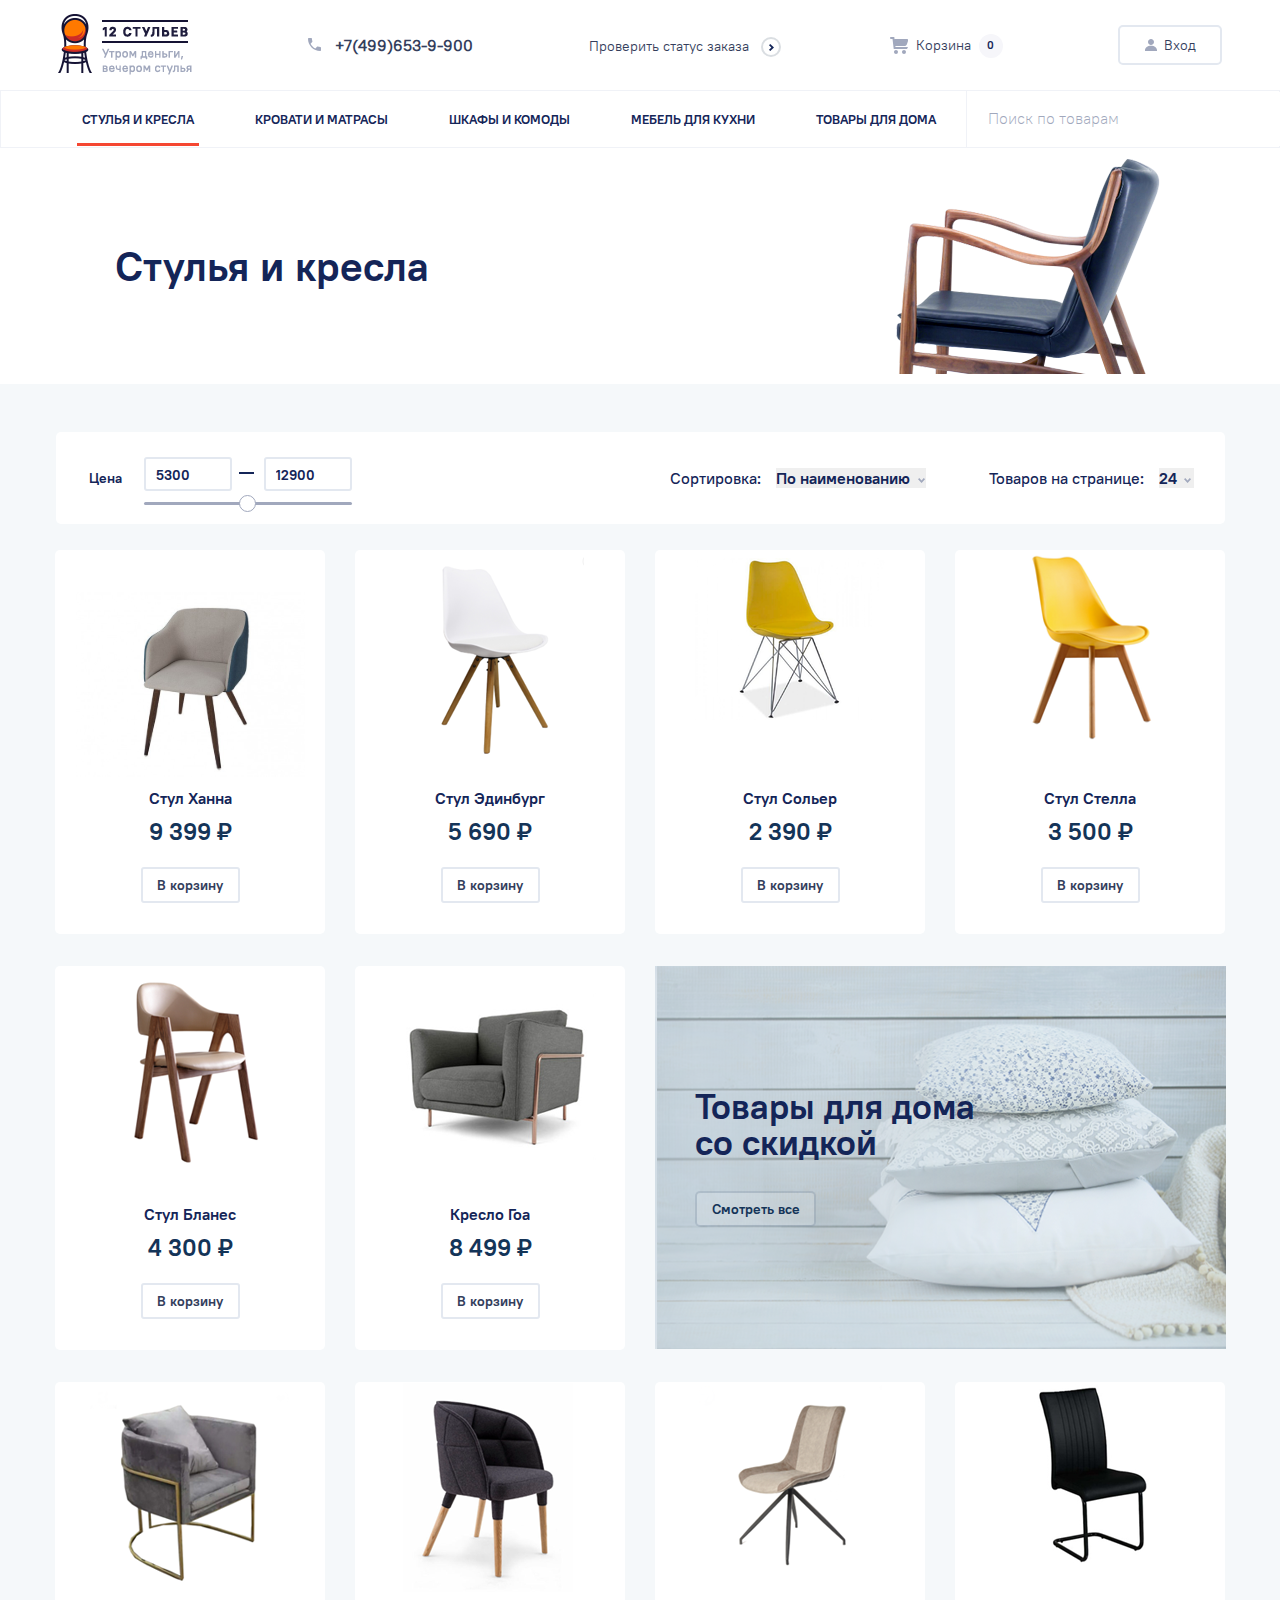
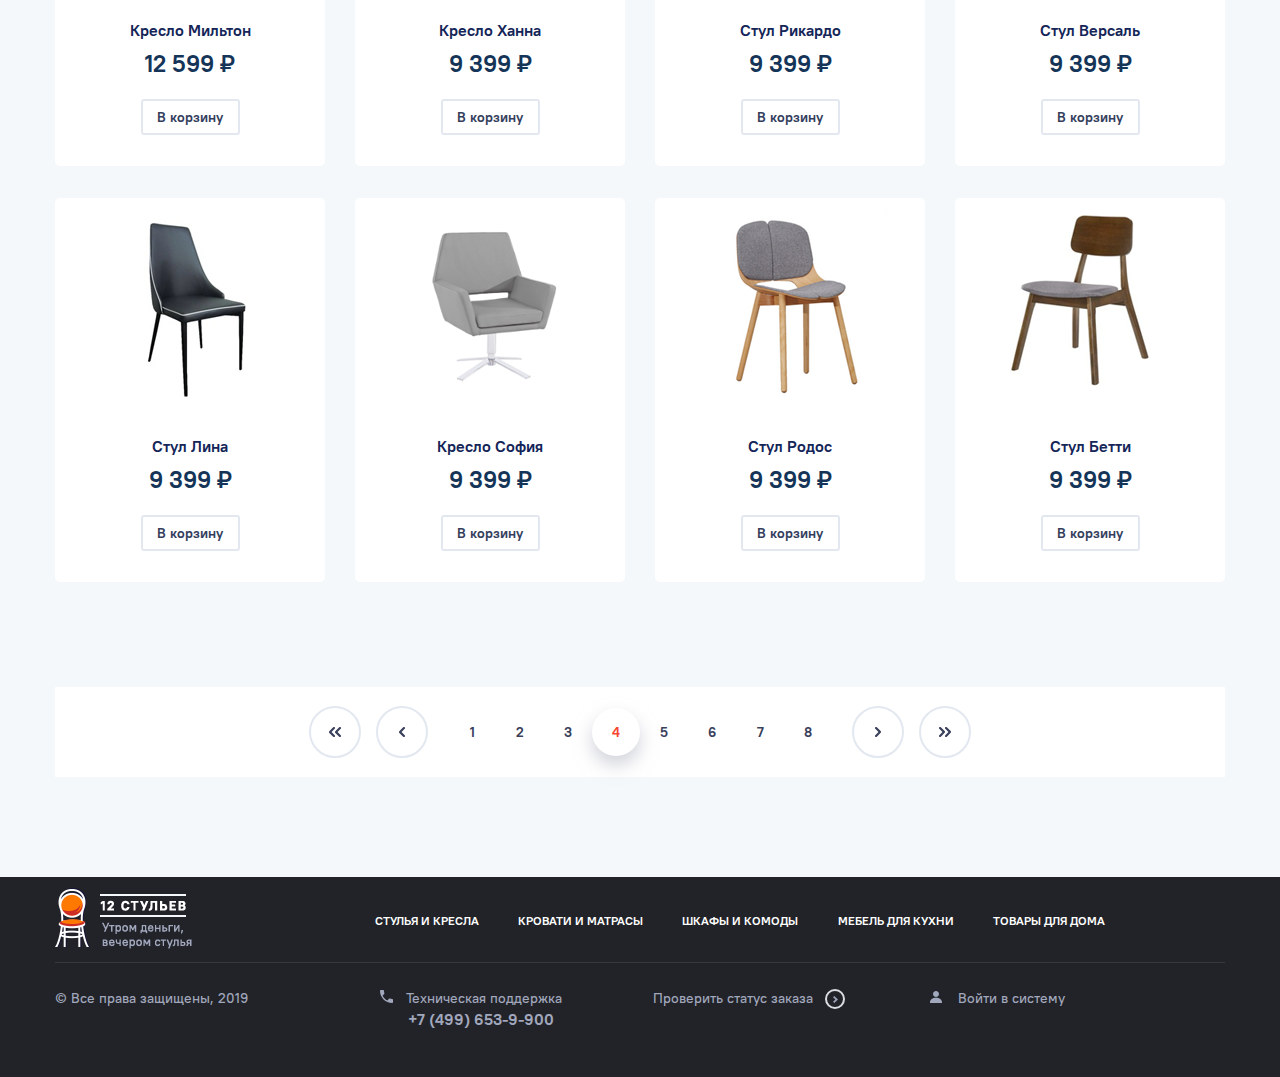
<file: html/index.html>
<!DOCTYPE html>
<html lang="ru">

<head>
    <meta charset="UTF-8">
    <meta name="viewport" content="width=device-width, initial-scale=1.0">
    <meta http-equiv="X-UA-Compatible" content="ie=edge">
    <link rel="stylesheet" href="../css/main.css">
    <title>Интернет магазин 12 стульев</title>
</head>

<body>
    <header class="header">
        <div class="header-wrap">
                <a class="logo-section" href="./index.html">
                    <img class="logo-section__img" src="../img/companyLogo/logo_header.png" alt="Логотип">
                </a>
                <div class="contact-phone">
                    <svg class="contact-phone__icon" xmlns="http://www.w3.org/2000/svg" width="13" height="13">
                        <path fill-rule="evenodd" fill="#A1A8BD" d="M.722 0C.289 0 0 .289 0 .722 0 7.511 5.489 13 12.278 13c.433 0 .722-.289.722-.723V9.75c0-.434-.289-.722-.722-.722-.867 0-1.806-.145-2.601-.434-.288-.072-.505 0-.722.217L7.367 10.4C5.344 9.388 3.683 7.655 2.6 5.633l1.589-1.589c.216-.216.289-.506.216-.722-.289-.867-.433-1.733-.433-2.6C3.972.289 3.683 0 3.25 0"/>
                    </svg>
                    <a class="contact-phone__number" href="tel:+74996539900">
                        +7(499)653-9-900
                    </a>
                </div>
                <a href="checkOrderSatus.html" class="check-order-status">
                    <span class="check-order-status__text">
                        Проверить статус заказа
                    </span>
                      <svg class="check-order-status__icon" xmlns="http://www.w3.org/2000/svg" width="5" height="7" fill-rule="evenodd" fill="#142558">
                        <path d="M5.015 3.445L1.784.447 1.306.002.708.447l-.718.777 2.393 2.221L-.01 5.777l.718.667.598.555.478-.555 3.231-2.999z"/>
                    </svg> 
                </a>
        
                <a href="shoppingCart.html" class="shopping-cart ">
                    <svg class="shopping-cart__icon" xmlns="http://www.w3.org/2000/svg" fill-rule="evenodd" fill="#A1A8BD" width="18" height="17">
                        <path d="M18 4.052L17 7.04c-.37.838-.895 1.992-2 1.992H5.36l.118.996H18l-1 1.991H4.352l-.644.075L2.522 2.061H.999A.997.997 0 0 1 0 1.066C0 .515.352.008.904.008l3.387-.014.254 2.15A1.2 1.2 0 0 1 5 2.061h12c1.105 0 1 .891 1 1.991zM6 13.015c1.105 0 2 .891 2 1.992a1.996 1.996 0 0 1-2 1.991c-1.105 0-2-.892-2-1.991 0-1.101.895-1.992 2-1.992zm8 0c1.105 0 2 .891 2 1.992a1.996 1.996 0 0 1-2 1.991c-1.105 0-2-.892-2-1.991 0-1.101.895-1.992 2-1.992z"/>
                    </svg>
                    <span class="shopping-cart__text">
                        Корзина
                    </span>
                    <span class="shopping-cart__number-goods">
                        0
                    </span>
                </a>
                <a class="login-button" href="#">
                    <svg class="login-button__icon" xmlns="http://www.w3.org/2000/svg" fill-rule="evenodd" fill="#A1A8BD" width="12" height="12">
                        <path  d="M0 12v-.75c0-2.625 2.475-4.5 6-4.5s6 1.875 6 4.5V12H0zm6-6C4.35 6 3 4.65 3 3s1.35-3 3-3 3 1.35 3 3-1.35 3-3 3z"/>
                    </svg>
                    <span class="login-button__text">
                        Вход
                    </span>
                </a>   
        </div>
    </header>
    <nav class="nav-bar">
      <div class="nav nav-wrap">
            <ul class="nav__list">
                    <li class="nav__item nav__item--active">
                      <a href="#" class="nav__link">стулья и кресла</a>
                    </li>
                    <li class="nav__item">
                      <a href="#" class="nav__link">кровати и матрасы</a>
                    </li>
                    <li class="nav__item">
                      <a href="#" class="nav__link">шкафы и комоды</a>
                    </li>
                    <li class="nav__item">
                      <a href="#" class="nav__link">мебель для кухни</a>
                    </li>
                    <li class="nav__item">
                      <a href="#" class="nav__link">товары для дома</a>
                    </li>
                </ul>
                
                <form action="" class="search">
                    <input type="text" class="search__input" placeholder="Поиск по товарам">
                    <input type="submit" value="&#xe900;" class="search__button">
                </form>
      </div>
       
    </nav> 
    
    <main class="main-content">
        <div class="logo-wrap">
            <section class="logo-wrap__logo-page logo-page">
                <h1 class="logo-page__text">Стулья и кресла</h1>
                <img src="../img/chairСatalog/section_logo.png" alt="Стулья и кресла" class="logo-page__img">
            </section>
        </div>
      
        <div class="main-content__sort-section sort-section">
            
            <div class="sort-section__wrap-price section-price">
                <span class="section-price__text">Цена</span>
                <div class="section-price__wrap section-price-wrap">
                    <div class="section-price-wrap__input-wrap">
                        <input type="text" value="5300"class="input-price section-price__min-price">
                        <input type="text" value="12900" class="input-price section-price__max-price">
                    </div>
                    <input type="range" value="25000" min="0" max="50000" step="1" class="section-price__slider">  
                </div>
            </div>

            <div class="sort-section__wrap-main-sort">
                    <div class="sort-section__wrap-name-sort name-sort">
                    <span class="name-sort__text">
                            Сортировка:
                    </span>
                    <select class="name-sort__select">
                        <option class="name-sort__items" value="По наименованию">По наименованию</option>
                        <option class="name-sort__items" value="Дорогие сверху">Дорогие сверху</option>
                        <option class="name-sort__items" value="Дешевые сверху">Дешевые сверху</option>
                    </select>
                    
                    <svg class="name-sort__icon" xmlns="http://www.w3.org/2000/svg" width="5" height="7" fill-rule="evenodd" fill="#a1a8bd">
                        <path d="M5.015 3.445L1.784.447 1.306.002.708.447l-.718.777 2.393 2.221L-.01 5.777l.718.667.598.555.478-.555 3.231-2.999z"/>
                    </svg> 
                    
                </div>

                <div class="sort-section__wrap-number-of-goods number-of-goods">
                    <span class="number-of-goods__text">
                        Товаров на странице:   
                    </span>
                    <select class="number-of-goods__select">
                            <option value="24">24</option>
                            <option value="12">12</option>
                            <option value="6">6</option>
                            
                    </select>
                    <svg class="number-of-goods__icon" xmlns="http://www.w3.org/2000/svg" width="5" height="7" fill-rule="evenodd" fill="#a1a8bd">
                        <path d="M5.015 3.445L1.784.447 1.306.002.708.447l-.718.777 2.393 2.221L-.01 5.777l.718.667.598.555.478-.555 3.231-2.999z"/>
                    </svg> 
                </div>
            </div>
        </div>
        <div class="main-content__goods goods">
            <div class="goods__card card">
                    <a href="card.html" class="goods__link">
                        <img class="goods__img" src="../img/chairСatalog/1.png" alt="стул ханна">
                     </a> 
                    <span class="card__name">Стул Ханна</span>
                    <span class="card__price">9 399 ₽</span>
                    <button class="card__in-cart">В корзину</button>
            </div>

            <div class="goods__card card">
                    <a href="#" class="goods__link">
                        <img class="goods__img" src="../img/chairСatalog/2.png" alt="стул ханна">
                     </a> 
                    <span class="card__name">Стул Эдинбург</span>
                    <span class="card__price">5 690 ₽</span>
                    <button class="card__in-cart">В корзину</button>
            </div>

            <div class="goods__card card">
                    <a href="#" class="goods__link">
                        <img class="goods__img" src="../img/chairСatalog/3.png" alt="стул ханна">
                     </a> 
                    <span class="card__name">Стул Сольер</span>
                    <span class="card__price">2 390 ₽</span>
                    <button class="card__in-cart">В корзину</button>
            </div>

            <div class="goods__card card">
                    <a href="#" class="goods__link">
                        <img class="goods__img" src="../img/chairСatalog/4.png" alt="стул ханна">
                     </a> 
                    <span class="card__name">Стул Стелла</span>
                    <span class="card__price">3 500 ₽</span>
                    <button class="card__in-cart">В корзину</button>
            </div>

            <div class="goods__card card">
                    <a href="#" class="goods__link">
                        <img class="goods__img" src="../img/chairСatalog/5.png" alt="стул ханна">
                     </a> 
                    <span class="card__name">Стул Бланес</span>
                    <span class="card__price">4 300 ₽</span>
                    <button class="card__in-cart">В корзину</button>
            </div>

            <div class="goods__card card">
                    <a href="#" class="goods__link">
                        <img class="goods__img" src="../img/chairСatalog/6.png" alt="стул ханна">
                     </a> 
                    <span class="card__name">Кресло Гоа</span>
                    <span class="card__price">8 499 ₽</span>
                    <button class="card__in-cart">В корзину</button>
            </div>
            <div class="goods__discount-wrap discount">
                <h2 class="discount__text">
                    Товары для дома <br> со скидкой
                </h2>    
                <button class="discount__see-all">Смотреть все</button>
                
            </div>
            <div class="goods__card card">
                    <a href="#" class="goods__link">
                        <img class="goods__img" src="../img/chairСatalog/7.png" alt="стул ханна">
                     </a> 
                    <span class="card__name">Кресло Мильтон</span>
                    <span class="card__price">12 599 ₽</span>
                    <button class="card__in-cart">В корзину</button>
            </div>

            <div class="goods__card card">
                    <a href="#" class="goods__link">
                        <img class="goods__img" src="../img/chairСatalog/8.png" alt="стул ханна">
                     </a> 
                    <span class="card__name">Кресло Ханна</span>
                    <span class="card__price">9 399 ₽</span>
                    <button class="card__in-cart">В корзину</button>
            </div>

            <div class="goods__card card">
                    <a href="#" class="goods__link">
                        <img class="goods__img" src="../img/chairСatalog/9.png" alt="стул ханна">
                     </a> 
                    <span class="card__name">Стул Рикардо</span>
                    <span class="card__price">9 399 ₽</span>
                    <button class="card__in-cart">В корзину</button>
            </div>

            <div class="goods__card card">
                    <a href="#" class="goods__link">
                        <img class="goods__img" src="../img/chairСatalog/10.png" alt="стул ханна">
                     </a> 
                    <span class="card__name">Стул Версаль</span>
                    <span class="card__price">9 399 ₽</span>
                    <button class="card__in-cart">В корзину</button>
            </div>

            <div class="goods__card card">
                    <a href="#" class="goods__link">
                        <img class="goods__img" src="../img/chairСatalog/11.png" alt="стул ханна">
                     </a> 
                    <span class="card__name">Стул Лина</span>
                    <span class="card__price">9 399 ₽</span>
                    <button class="card__in-cart">В корзину</button>
            </div>

            <div class="goods__card card">
                    <a href="#" class="goods__link">
                        <img class="goods__img" src="../img/chairСatalog/12.png" alt="стул ханна">
                     </a> 
                    <span class="card__name">Кресло София</span>
                    <span class="card__price">9 399 ₽</span>
                    <button class="card__in-cart">В корзину</button>
            </div>

            <div class="goods__card card">
                    <a href="#" class="goods__link">
                        <img class="goods__img" src="../img/chairСatalog/13.png" alt="стул ханна">
                     </a> 
                    <span class="card__name">Стул Родос</span>
                    <span class="card__price">9 399 ₽</span>
                    <button class="card__in-cart">В корзину</button>
            </div>

            <div class="goods__card card">
                    <a href="#" class="goods__link">
                        <img class="goods__img" src="../img/chairСatalog/14.png" alt="стул ханна">
                     </a> 
                    <span class="card__name">Стул Бетти</span>
                    <span class="card__price">9 399 ₽</span>
                    <button class="card__in-cart">В корзину</button>
            </div>

        </div> 
        <div class="main-content__next-pages next-pages">
            <div class="next-pages__to-the-begining arrow">
                    <svg xmlns="http://www.w3.org/2000/svg" xmlns:xlink="http://www.w3.org/1999/xlink" width="6" height="10">
                        <defs>
                            <path id="a" d="M379.702 2292.858l-3.168 3.157 3.168 3.158a1.079 1.079 0 0 1 0 1.53 1.088 1.088 0 0 1-1.534 0l-3.835-3.824a1.076 1.076 0 0 1-.313-.864 1.077 1.077 0 0 1 .313-.864l3.835-3.823a1.087 1.087 0 0 1 1.534 0 1.079 1.079 0 0 1 0 1.53z"/>
                        </defs>
                        <use fill="#3a405b" xlink:href="#a" transform="translate(-374 -2291)"/>
                    </svg>
                    <svg xmlns="http://www.w3.org/2000/svg" xmlns:xlink="http://www.w3.org/1999/xlink" width="6" height="10">
                        <defs>
                            <path id="a" d="M379.702 2292.858l-3.168 3.157 3.168 3.158a1.079 1.079 0 0 1 0 1.53 1.088 1.088 0 0 1-1.534 0l-3.835-3.824a1.076 1.076 0 0 1-.313-.864 1.077 1.077 0 0 1 .313-.864l3.835-3.823a1.087 1.087 0 0 1 1.534 0 1.079 1.079 0 0 1 0 1.53z"/>
                        </defs>
                        <use fill="#3a405b" xlink:href="#a" transform="translate(-374 -2291)"/>
                    </svg>
            </div>
            <div class="next-pages__back arrow">
                    <svg xmlns="http://www.w3.org/2000/svg" xmlns:xlink="http://www.w3.org/1999/xlink" width="6" height="10">
                        <defs>
                            <path id="a" d="M379.702 2292.858l-3.168 3.157 3.168 3.158a1.079 1.079 0 0 1 0 1.53 1.088 1.088 0 0 1-1.534 0l-3.835-3.824a1.076 1.076 0 0 1-.313-.864 1.077 1.077 0 0 1 .313-.864l3.835-3.823a1.087 1.087 0 0 1 1.534 0 1.079 1.079 0 0 1 0 1.53z"/>
                        </defs>
                        <use fill="#3a405b" xlink:href="#a" transform="translate(-374 -2291)"/>
                    </svg>
            </div>
            <div class="next-pages__page-number ">
                <span class="next-pages__number ">
                1
                </span>
            </div>
            <div class="next-pages__page-number">
                <span class="next-pages__number">
                2
                </span>
            </div>
            <div class="next-pages__page-number">
                <span class="next-pages__number">
                3
                </span>
            </div>
            <div class="next-pages__page-number next-pages--active">
                <span class="next-pages__number">
                4
                </span>
            </div>
            <div class="next-pages__page-number">
                <span class="next-pages__number">
                5
                </span>
            </div>
            <div class="next-pages__page-number">
                <span class="next-pages__number">
                6
                </span>
            </div>
            <div class="next-pages__page-number">
                <span class="next-pages__number">
                7
                </span>
            </div>
            <div class="next-pages__page-number">
                <span class="next-pages__number">
                8
                </span>
            </div>
            <div class="next-pages__forward arrow">
                    <svg class="arrow__modif" xmlns="http://www.w3.org/2000/svg" xmlns:xlink="http://www.w3.org/1999/xlink" width="6" height="10">
                        <defs>
                            <path id="a" d="M379.702 2292.858l-3.168 3.157 3.168 3.158a1.079 1.079 0 0 1 0 1.53 1.088 1.088 0 0 1-1.534 0l-3.835-3.824a1.076 1.076 0 0 1-.313-.864 1.077 1.077 0 0 1 .313-.864l3.835-3.823a1.087 1.087 0 0 1 1.534 0 1.079 1.079 0 0 1 0 1.53z"/>
                        </defs>
                        <use fill="#3a405b" xlink:href="#a" transform="translate(-374 -2291)"/>
                    </svg>
            </div>
            <div class="next-pages__in-end arrow">
                    <svg class="arrow__modif" xmlns="http://www.w3.org/2000/svg" xmlns:xlink="http://www.w3.org/1999/xlink" width="6" height="10">
                        <defs>
                            <path id="a" d="M379.702 2292.858l-3.168 3.157 3.168 3.158a1.079 1.079 0 0 1 0 1.53 1.088 1.088 0 0 1-1.534 0l-3.835-3.824a1.076 1.076 0 0 1-.313-.864 1.077 1.077 0 0 1 .313-.864l3.835-3.823a1.087 1.087 0 0 1 1.534 0 1.079 1.079 0 0 1 0 1.53z"/>
                        </defs>
                        <use fill="#3a405b" xlink:href="#a" transform="translate(-374 -2291)"/>
                    </svg>
                    <svg class="arrow__modif" xmlns="http://www.w3.org/2000/svg" xmlns:xlink="http://www.w3.org/1999/xlink" width="6" height="10">
                        <defs>
                            <path id="a" d="M379.702 2292.858l-3.168 3.157 3.168 3.158a1.079 1.079 0 0 1 0 1.53 1.088 1.088 0 0 1-1.534 0l-3.835-3.824a1.076 1.076 0 0 1-.313-.864 1.077 1.077 0 0 1 .313-.864l3.835-3.823a1.087 1.087 0 0 1 1.534 0 1.079 1.079 0 0 1 0 1.53z"/>
                        </defs>
                        <use fill="#3a405b" xlink:href="#a" transform="translate(-374 -2291)"/>
                    </svg>
            </div>

        </div>


    </main>
    
    <footer class="footer">
        <div class="footer__wrap-nav-and-logo">
            <a class="nav-bar__logo logo-section" href="./index.html">
                <img class="logo-section__img" src="../img/companyLogo/logo_footer.png" alt="Логотип">
            </a>
            <nav class="footer__nav-bar">
                <ul class="footer__nav-list">
                    <li class="footer__nav-item">
                        <a href="" class="footer__nav-link">стулья и кресла</a>
                    </li>
                    <li class="footer__nav-item">
                        <a href="" class="footer__nav-link">кровати и матрасы</a>
                    </li>
                    <li class="footer__nav-item">
                        <a href="" class="footer__nav-link"> шкафы и комоды</a>
                    </li>
                    <li class="footer__nav-item">
                        <a href="" class="footer__nav-link">мебель для кухни</a>
                    </li>
                    <li class="footer__nav-item">
                        <a href="" class="footer__nav-link">товары для дома</a>
                    </li>
                </ul>
            </nav>
        </div>

        <div class="footer__wrap-copyright copyright-block">
            <div class="copyright-block__copyright copyright">
                <span class="copyright__text">
                    © Все права защищены, 2019
                </span>
            </div>
            <div class="copyright-block__support support">
                <div class="support__wrap">
                    <svg class="support__icon" xmlns="http://www.w3.org/2000/svg" width="13" height="13">
                        <path fill-rule="evenodd" fill="#A1A8BD" d="M.722 0C.289 0 0 .289 0 .722 0 7.511 5.489 13 12.278 13c.433 0 .722-.289.722-.723V9.75c0-.434-.289-.722-.722-.722-.867 0-1.806-.145-2.601-.434-.288-.072-.505 0-.722.217L7.367 10.4C5.344 9.388 3.683 7.655 2.6 5.633l1.589-1.589c.216-.216.289-.506.216-.722-.289-.867-.433-1.733-.433-2.6C3.972.289 3.683 0 3.25 0"/>
                    </svg>
                    <span class="support__text">
                        Техническая поддержка
                    </span>
                    
                </div>
                <a href="tel: +74996539900" class="support__tel">
                    +7 (499) 653-9-900
                </a>
            </div>
            <div class="copyright-block__order-status order-status">
                <a href="checkOrderSatus.html" class="order-status__link">
                        Проверить статус заказа
                    <svg class="order-status__icon" xmlns="http://www.w3.org/2000/svg" width="5" height="7" fill-rule="evenodd" fill="#9ca2b7">
                        <path d="M5.015 3.445L1.784.447 1.306.002.708.447l-.718.777 2.393 2.221L-.01 5.777l.718.667.598.555.478-.555 3.231-2.999z"/>
                    </svg> 
                </a>
            </div>
            <div class="copyright-block__login login">
                
                    <svg class="login__icon" xmlns="http://www.w3.org/2000/svg" fill-rule="evenodd" fill="#A1A8BD" width="12" height="12">
                        <path  d="M0 12v-.75c0-2.625 2.475-4.5 6-4.5s6 1.875 6 4.5V12H0zm6-6C4.35 6 3 4.65 3 3s1.35-3 3-3 3 1.35 3 3-1.35 3-3 3z"/>
                    </svg>
                    <a href="#" class="login__button-text">
                        Войти в систему       
                    </a>
            </div>  
        </div>
    </footer>
</body>

</html>

<!--
    телефон
<svg xmlns="http://www.w3.org/2000/svg" width="17.348" height="17.348">
  <path fill-rule="evenodd" fill="#A1A8BD" d="M.722 0C.289 0 0 .289 0 .722 0 7.511 5.489 13 12.278 13c.433 0 .722-.289.722-.723V9.75c0-.434-.289-.722-.722-.722-.867 0-1.806-.145-2.601-.434-.288-.072-.505 0-.722.217L7.367 10.4C5.344 9.388 3.683 7.655 2.6 5.633l1.589-1.589c.216-.216.289-.506.216-.722-.289-.867-.433-1.733-.433-2.6C3.972.289 3.683 0 3.25 0"/>
</svg>

стрелка вправо
<svg xmlns="http://www.w3.org/2000/svg" width="6.652" height="9.3354">
  <path fill-rule="evenodd" fill="#142558" d="M5.015 3.445L1.784.447 1.306.002.708.447l-.718.777 2.393 2.221L-.01 5.777l.718.667.598.555.478-.555 3.231-2.999z"/>
</svg>

стрелка влево 
<svg xmlns="http://www.w3.org/2000/svg" width="9.335" height="14.665"><path fill-rule="evenodd" fill="#3A405B" d="M2.534 5.015l3.168 3.158a1.078 1.078 0 0 1 0 1.529 1.088 1.088 0 0 1-1.534 0L.333 5.879a1.064 1.064 0 0 1-.299-.864 1.065 1.065 0 0 1 .299-.864L4.168.328a1.088 1.088 0 0 1 1.534 0 1.08 1.08 0 0 1 0 1.53L2.534 5.015z"/></svg>

корзина 
<svg xmlns="http://www.w3.org/2000/svg" width=".67cm" height=".6cm">
<path fill-rule="evenodd" fill="#A1A8BD" d="M18 4.052L17 7.04c-.37.838-.895 1.992-2 1.992H5.36l.118.996H18l-1 1.991H4.352l-.644.075L2.522 2.061H.999A.997.997 0 0 1 0 1.066C0 .515.352.008.904.008l3.387-.014.254 2.15A1.2 1.2 0 0 1 5 2.061h12c1.105 0 1 .891 1 1.991zM6 13.015c1.105 0 2 .891 2 1.992a1.996 1.996 0 0 1-2 1.991c-1.105 0-2-.892-2-1.991 0-1.101.895-1.992 2-1.992zm8 0c1.105 0 2 .891 2 1.992a1.996 1.996 0 0 1-2 1.991c-1.105 0-2-.892-2-1.991 0-1.101.895-1.992 2-1.992z"/>
</svg>

user 
<svg xmlns="http://www.w3.org/2000/svg" width="15.987" height="15.987">
<path fill-rule="evenodd" fill="#A1A8BD" d="M0 12v-.75c0-2.625 2.475-4.5 6-4.5s6 1.875 6 4.5V12H0zm6-6C4.35 6 3 4.65 3 3s1.35-3 3-3 3 1.35 3 3-1.35 3-3 3z"/>
</svg>

Доставка

поиск 
<svg xmlns="http://www.w3.org/2000/svg" width="17.348" height="17.348"><path fill-rule="evenodd" fill="#343E5C" d="M12.614 12.61c-.501.5-1.313.5-1.813 0L8.158 9.966c-2.071 1.256-4.799 1.005-6.587-.784a5.383 5.383 0 0 1 0-7.614 5.381 5.381 0 0 1 7.614 0c1.788 1.789 2.04 4.516.786 6.586l2.643 2.645c.5.498.5 1.309 0 1.811zM7.735 3.017a3.335 3.335 0 0 0-4.714 0 3.335 3.335 0 0 0 0 4.714 3.331 3.331 0 0 0 4.714 0 3.335 3.335 0 0 0 0-4.714z"/></svg>
-->
</file>
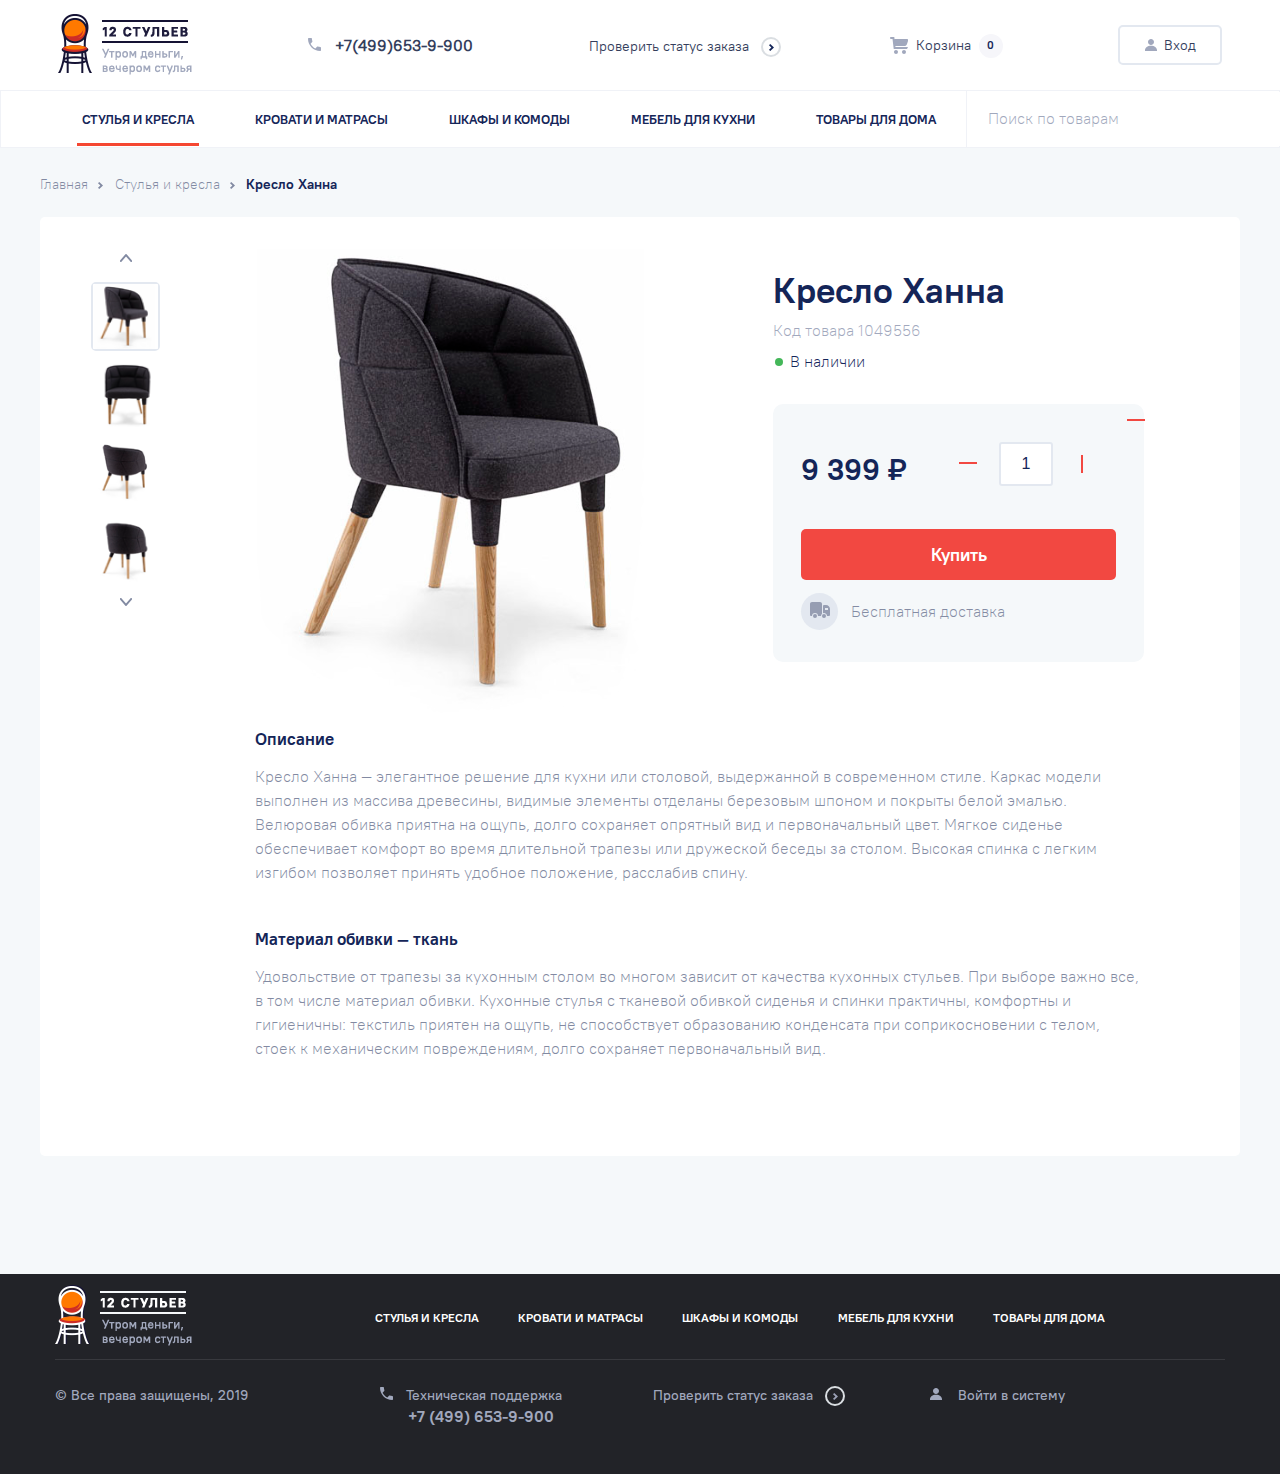
<file: html/card.html>
<!DOCTYPE html>
<html lang="ru">

<head>
    <meta charset="UTF-8">
    <meta name="viewport" content="width=device-width, initial-scale=1.0">
    <meta http-equiv="X-UA-Compatible" content="ie=edge">
    <link rel="stylesheet" href="../css/main.css">
    <title>Интернет магазин 12 стульев</title>
</head>

<body>
    <header class="header">
        <div class="header-wrap">
                <a class="logo-section" href="./index.html">
                    <img class="logo-section__img" src="../img/companyLogo/logo_header.png" alt="Логотип">
                </a>
                <div class="contact-phone">
                    <svg class="contact-phone__icon" xmlns="http://www.w3.org/2000/svg" width="13" height="13">
                        <path fill-rule="evenodd" fill="#A1A8BD" d="M.722 0C.289 0 0 .289 0 .722 0 7.511 5.489 13 12.278 13c.433 0 .722-.289.722-.723V9.75c0-.434-.289-.722-.722-.722-.867 0-1.806-.145-2.601-.434-.288-.072-.505 0-.722.217L7.367 10.4C5.344 9.388 3.683 7.655 2.6 5.633l1.589-1.589c.216-.216.289-.506.216-.722-.289-.867-.433-1.733-.433-2.6C3.972.289 3.683 0 3.25 0"/>
                    </svg>
                    <a class="contact-phone__number" href="tel:+74996539900">
                        +7(499)653-9-900
                    </a>
                </div>
                <a href="checkOrderSatus.html" class="check-order-status">
                    <span class="check-order-status__text">
                        Проверить статус заказа
                    </span>
                      <svg class="check-order-status__icon" xmlns="http://www.w3.org/2000/svg" width="5" height="7" fill-rule="evenodd" fill="#142558">
                        <path d="M5.015 3.445L1.784.447 1.306.002.708.447l-.718.777 2.393 2.221L-.01 5.777l.718.667.598.555.478-.555 3.231-2.999z"/>
                    </svg> 
                </a>
        
                <a href="shoppingCart.html" class="shopping-cart ">
                    <svg class="shopping-cart__icon" xmlns="http://www.w3.org/2000/svg" fill-rule="evenodd" fill="#A1A8BD" width="18" height="17">
                        <path d="M18 4.052L17 7.04c-.37.838-.895 1.992-2 1.992H5.36l.118.996H18l-1 1.991H4.352l-.644.075L2.522 2.061H.999A.997.997 0 0 1 0 1.066C0 .515.352.008.904.008l3.387-.014.254 2.15A1.2 1.2 0 0 1 5 2.061h12c1.105 0 1 .891 1 1.991zM6 13.015c1.105 0 2 .891 2 1.992a1.996 1.996 0 0 1-2 1.991c-1.105 0-2-.892-2-1.991 0-1.101.895-1.992 2-1.992zm8 0c1.105 0 2 .891 2 1.992a1.996 1.996 0 0 1-2 1.991c-1.105 0-2-.892-2-1.991 0-1.101.895-1.992 2-1.992z"/>
                    </svg>
                    <span class="shopping-cart__text">
                        Корзина
                    </span>
                    <span class="shopping-cart__number-goods">
                        0
                    </span>
                </a>
                <a class="login-button" href="#">
                    <svg class="login-button__icon" xmlns="http://www.w3.org/2000/svg" fill-rule="evenodd" fill="#A1A8BD" width="12" height="12">
                        <path  d="M0 12v-.75c0-2.625 2.475-4.5 6-4.5s6 1.875 6 4.5V12H0zm6-6C4.35 6 3 4.65 3 3s1.35-3 3-3 3 1.35 3 3-1.35 3-3 3z"/>
                    </svg>
                    <span class="login-button__text">
                        Вход
                    </span>
                </a>   
        </div>
    </header>
    <nav class="nav-bar">
      <div class="nav nav-wrap">
            <ul class="nav__list">
                    <li class="nav__item nav__item--active">
                      <a href="#" class="nav__link">стулья и кресла</a>
                    </li>
                    <li class="nav__item">
                      <a href="#" class="nav__link">кровати и матрасы</a>
                    </li>
                    <li class="nav__item">
                      <a href="#" class="nav__link">шкафы и комоды</a>
                    </li>
                    <li class="nav__item">
                      <a href="#" class="nav__link">мебель для кухни</a>
                    </li>
                    <li class="nav__item">
                      <a href="#" class="nav__link">товары для дома</a>
                    </li>
                </ul>
                
                <form action="" class="search">
                    <input type="text" class="search__input" placeholder="Поиск по товарам">
                    <input type="submit" value="&#xe900;" class="search__button">
                </form>
      </div>
       
    </nav> 
    
    <main class="main-content">
        <div class="main-content__path path">
            <a href="index.html" class="path__main-page">
                Главная
                
            </a>
            <svg class="path__icon" xmlns="http://www.w3.org/2000/svg" width="6.652" height="9.3354">
                <path fill-rule="evenodd" fill="#828aa2" d="M5.015 3.445L1.784.447 1.306.002.708.447l-.718.777 2.393 2.221L-.01 5.777l.718.667.598.555.478-.555 3.231-2.999z"/>
            </svg>
            <a href="#" class="path__nav-item">
                Стулья и кресла
                
            </a>
            <svg class="path__icon" xmlns="http://www.w3.org/2000/svg" width="6.652" height="9.3354">
                <path fill-rule="evenodd" fill="#828aa2" d="M5.015 3.445L1.784.447 1.306.002.708.447l-.718.777 2.393 2.221L-.01 5.777l.718.667.598.555.478-.555 3.231-2.999z"/>
            </svg>
            <a href="#" class="path__current-page">
                Кресло Ханна
            </a>
        </div>

        <div class="main-content__about-card about-card">
            <div class="about-card__slider slider">
                <svg class="slider__icon-arrow icon-arrow icon-arrow--up" xmlns="http://www.w3.org/2000/svg" xmlns:xlink="http://www.w3.org/1999/xlink" width="12" height="8">
                    <defs>
                        <path id="a" d="M199.386 583.71l-5.177-6.069a1.115 1.115 0 0 1 0-1.398c.33-.385.863-.385 1.192 0l4.58 5.37 4.58-5.37c.33-.385.864-.385 1.193 0a1.11 1.11 0 0 1 0 1.398l-5.177 6.07a.78.78 0 0 1-.595.289.779.779 0 0 1-.596-.29z"/>
                    </defs>
                    <use fill="#828aa2" xlink:href="#a" transform="translate(-194 -576)"/>
                </svg>
                <div class="slider__img-wrap img-wrap img-wrap--active">
                    <img class="img-item" src="../img/сardProduct/preview1.png" alt="слайд 1">
                </div>
                <div class="slider__img-wrap img-wrap">
                    <img class="img-item" src="../img/сardProduct/preview2.png" alt="слайд 2">
                </div>
                <div class="slider__img-wrap img-wrap">
                    <img class="img-item" src="../img/сardProduct/preview3.png" alt="слайд 3">
                </div>
                <div class="slider__img-wrap img-wrap">
                    <img class="img-item" src="../img/сardProduct/preview4.png" alt="слайд 4">
                </div>
                <svg class="slider__icon-arrow icon-arrow" xmlns="http://www.w3.org/2000/svg" xmlns:xlink="http://www.w3.org/1999/xlink" width="12" height="8">
                    <defs>
                        <path id="a" d="M199.386 583.71l-5.177-6.069a1.115 1.115 0 0 1 0-1.398c.33-.385.863-.385 1.192 0l4.58 5.37 4.58-5.37c.33-.385.864-.385 1.193 0a1.11 1.11 0 0 1 0 1.398l-5.177 6.07a.78.78 0 0 1-.595.289.779.779 0 0 1-.596-.29z"/>
                    </defs>
                    <use fill="#828aa2" xlink:href="#a" transform="translate(-194 -576)"/>
                </svg>
            </div>
            <div class="about-card__card card-item">
                <div class="card-item__information information">
                  <img class="information__product-name" src="../img/сardProduct/mainImg.png" alt="Кресло Ханна">
                  <div class="information__buying">
                      <h1 class="buying__product-name">Кресло Ханна</h1>
                      <p class="buying__product-id">Код товара 1049556</p>
                      <p class="buying__product-status">В наличии</p>
                      <div class="buying__form-buy form-buy">
                          <span class="form-buy__price">9 399 ₽</span>
                          <div class="amount-wrap">
                            <div class="amount-wrap__plus"></div>
                            <input type="text" value="1" class="form-buy__amount">  
                          </div>
                          <button class="form-buy__in-cart">Купить</button>
                          <svg class="form-buy__delivery-icon delivery-icon" xmlns="http://www.w3.org/2000/svg" width="26.683" height="21.317" fill-rule="evenodd" opacity=".761" fill="#7E869F">
                            <path  d="M19 14h-2c0-1.656-1.344-3-3-3-.34 0-.661.069-.965.173-.011-.058-.035-.112-.035-.173V4a1 1 0 0 1 1-1h2c2.206 0 4 1.794 4 4v6a1 1 0 0 1-1 1zm-1-8h-3v2h3V6zm-2 8a2 2 0 1 1-4.001-.001A2 2 0 0 1 16 14zm-8 0a3.001 3.001 0 0 0-6 0H1a1 1 0 0 1-1-1V2C0 .896.897 0 2 0h8c1.103 0 2 .896 2 2v9.779c-.61.549-1 1.336-1 2.221H8zm-3-2a2 2 0 1 1-.001 4.001A2 2 0 0 1 5 12z"/>
                          </svg>
                          <span class="form-buy__delivery-inf">Бесплатная доставка</span>
                      </div>
                  </div>  
                </div>
               
               
                <div class="card-item__description description">
                    <h3 class="description__header">
                       Описание 
                    </h3>
                        
                    <p class="description__text">
                        Кресло Ханна — элегантное решение для кухни или столовой, выдержанной в современном стиле. 
                        Каркас модели выполнен из массива древесины, видимые элементы отделаны березовым шпоном и покрыты белой эмалью. 
                        Велюровая обивка приятна на ощупь, долго сохраняет опрятный вид и первоначальный цвет. 
                        Мягкое сиденье обеспечивает комфорт во время длительной трапезы или дружеской беседы за столом. 
                        Высокая спинка с легким изгибом позволяет принять удобное положение, расслабив спину.
                    </p>
                     
                    <h3 class="description__header description__header--second">
                        Материал обивки — ткань
                    </h3>

                    <p class="description__text">
                        Удовольствие от трапезы за кухонным столом во многом зависит от качества кухонных стульев. 
                        При выборе важно все, в том числе материал обивки. 
                        Кухонные стулья с тканевой обивкой сиденья и спинки практичны, комфортны и гигиеничны: 
                        текстиль приятен на ощупь, не способствует образованию конденсата при соприкосновении с телом, стоек к механическим повреждениям, долго сохраняет первоначальный вид.
                    </p>
                </div>
            </div>
        </div>
    </main>
    
    <footer class="footer">
        <div class="footer__wrap-nav-and-logo">
            <a class="nav-bar__logo logo-section" href="./index.html">
                <img class="logo-section__img" src="../img/companyLogo/logo_footer.png" alt="Логотип">
            </a>
            <nav class="footer__nav-bar">
                <ul class="footer__nav-list">
                    <li class="footer__nav-item">
                        <a href="" class="footer__nav-link">стулья и кресла</a>
                    </li>
                    <li class="footer__nav-item">
                        <a href="" class="footer__nav-link">кровати и матрасы</a>
                    </li>
                    <li class="footer__nav-item">
                        <a href="" class="footer__nav-link"> шкафы и комоды</a>
                    </li>
                    <li class="footer__nav-item">
                        <a href="" class="footer__nav-link">мебель для кухни</a>
                    </li>
                    <li class="footer__nav-item">
                        <a href="" class="footer__nav-link">товары для дома</a>
                    </li>
                </ul>
            </nav>
        </div>

        <div class="footer__wrap-copyright copyright-block">
            <div class="copyright-block__copyright copyright">
                <span class="copyright__text">
                    © Все права защищены, 2019
                </span>
            </div>
            <div class="copyright-block__support support">
                <div class="support__wrap">
                    <svg class="support__icon" xmlns="http://www.w3.org/2000/svg" width="13" height="13">
                        <path fill-rule="evenodd" fill="#A1A8BD" d="M.722 0C.289 0 0 .289 0 .722 0 7.511 5.489 13 12.278 13c.433 0 .722-.289.722-.723V9.75c0-.434-.289-.722-.722-.722-.867 0-1.806-.145-2.601-.434-.288-.072-.505 0-.722.217L7.367 10.4C5.344 9.388 3.683 7.655 2.6 5.633l1.589-1.589c.216-.216.289-.506.216-.722-.289-.867-.433-1.733-.433-2.6C3.972.289 3.683 0 3.25 0"/>
                    </svg>
                    <span class="support__text">
                        Техническая поддержка
                    </span>
                    
                </div>
                <a href="tel: +74996539900" class="support__tel">
                    +7 (499) 653-9-900
                </a>
            </div>
            <div class="copyright-block__order-status order-status">
                <a href="checkOrderSatus.html" class="order-status__link">
                        Проверить статус заказа
                    <svg class="order-status__icon" xmlns="http://www.w3.org/2000/svg" width="5" height="7" fill-rule="evenodd" fill="#9ca2b7">
                        <path d="M5.015 3.445L1.784.447 1.306.002.708.447l-.718.777 2.393 2.221L-.01 5.777l.718.667.598.555.478-.555 3.231-2.999z"/>
                    </svg> 
                </a>
            </div>
            <div class="copyright-block__login login">
                
                    <svg class="login__icon" xmlns="http://www.w3.org/2000/svg" fill-rule="evenodd" fill="#A1A8BD" width="12" height="12">
                        <path  d="M0 12v-.75c0-2.625 2.475-4.5 6-4.5s6 1.875 6 4.5V12H0zm6-6C4.35 6 3 4.65 3 3s1.35-3 3-3 3 1.35 3 3-1.35 3-3 3z"/>
                    </svg>
                    <a href="#" class="login__button-text">
                        Войти в систему       
                    </a>
            </div>  
        </div>
    </footer>
</body>

</html>
</file>
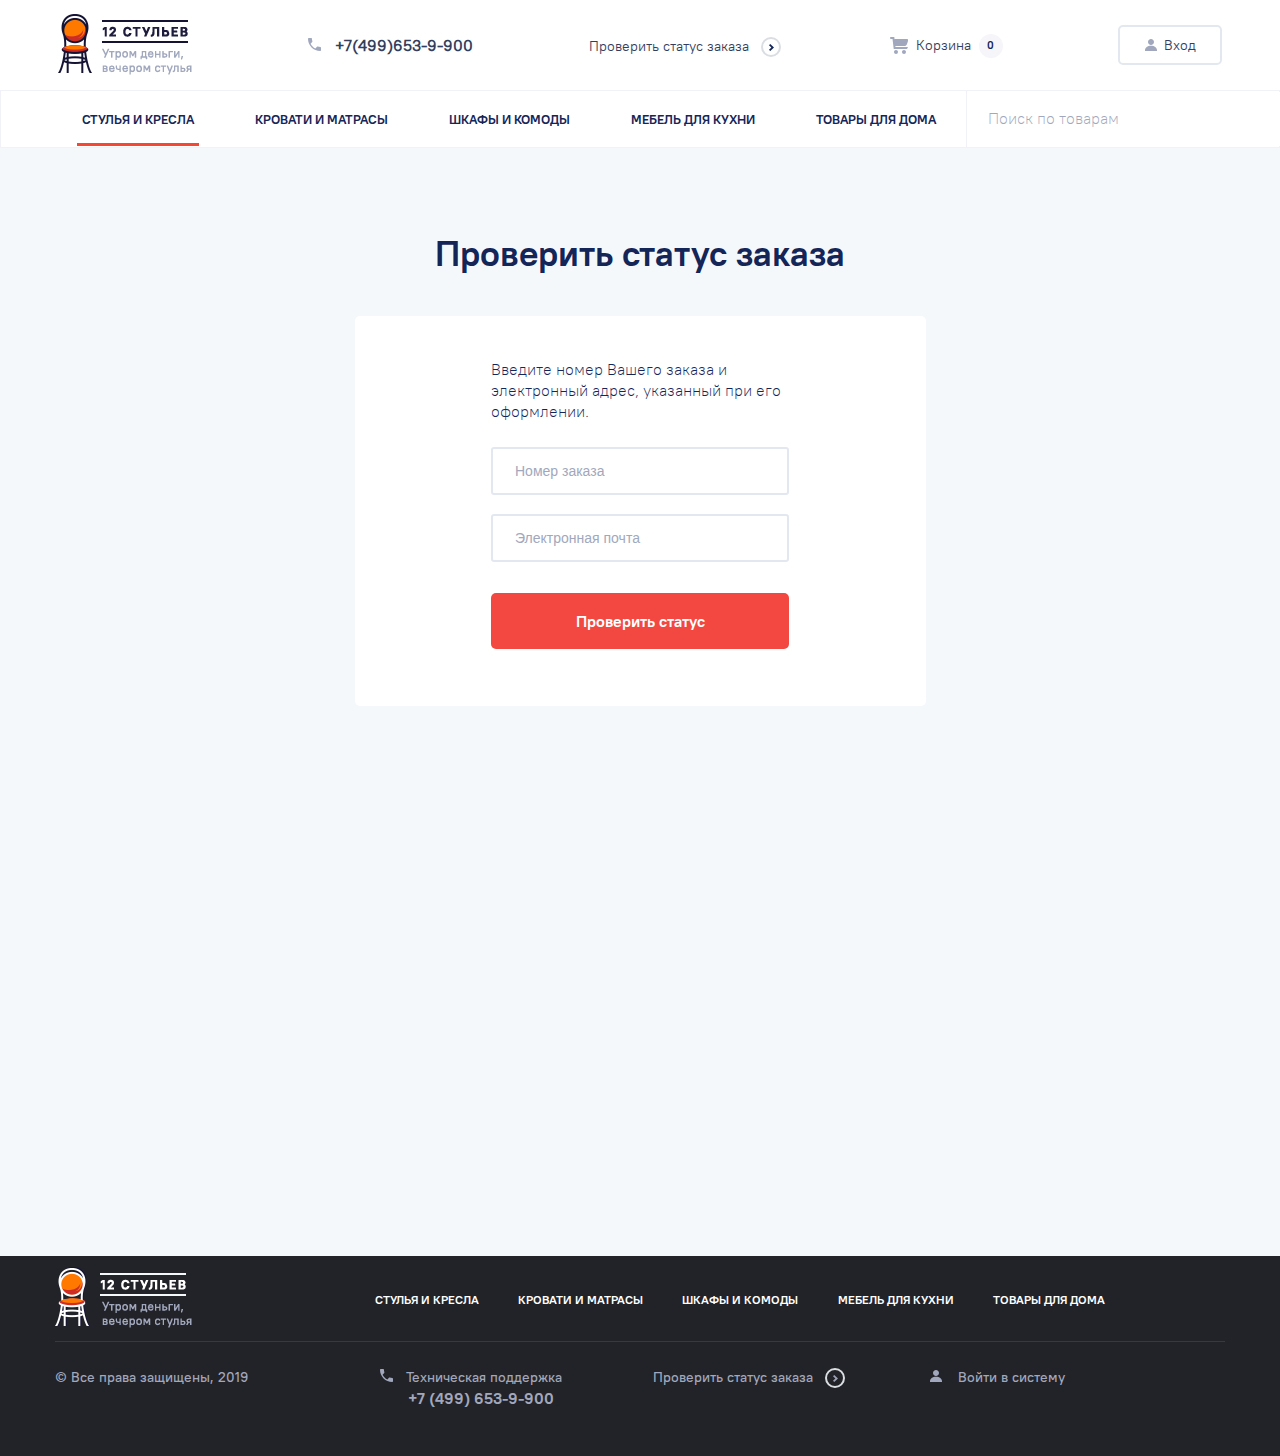
<file: html/checkOrderSatus.html>
<!DOCTYPE html>
<html lang="ru">

<head>
    <meta charset="UTF-8">
    <meta name="viewport" content="width=device-width, initial-scale=1.0">
    <meta http-equiv="X-UA-Compatible" content="ie=edge">
    <link rel="stylesheet" href="../css/main.css">
    <title>Интернет магазин 12 стульев</title>
</head>

<body>
    <header class="header">
        <div class="header-wrap">
                <a class="logo-section" href="./index.html">
                    <img class="logo-section__img" src="../img/companyLogo/logo_header.png" alt="Логотип">
                </a>
                <div class="contact-phone">
                    <svg class="contact-phone__icon" xmlns="http://www.w3.org/2000/svg" width="13" height="13">
                        <path fill-rule="evenodd" fill="#A1A8BD" d="M.722 0C.289 0 0 .289 0 .722 0 7.511 5.489 13 12.278 13c.433 0 .722-.289.722-.723V9.75c0-.434-.289-.722-.722-.722-.867 0-1.806-.145-2.601-.434-.288-.072-.505 0-.722.217L7.367 10.4C5.344 9.388 3.683 7.655 2.6 5.633l1.589-1.589c.216-.216.289-.506.216-.722-.289-.867-.433-1.733-.433-2.6C3.972.289 3.683 0 3.25 0"/>
                    </svg>
                    <a class="contact-phone__number" href="tel:+74996539900">
                        +7(499)653-9-900
                    </a>
                </div>
                <a href="checkOrderSatus.html" class="check-order-status">
                    <span class="check-order-status__text">
                        Проверить статус заказа
                    </span>
                      <svg class="check-order-status__icon" xmlns="http://www.w3.org/2000/svg" width="5" height="7" fill-rule="evenodd" fill="#142558">
                        <path d="M5.015 3.445L1.784.447 1.306.002.708.447l-.718.777 2.393 2.221L-.01 5.777l.718.667.598.555.478-.555 3.231-2.999z"/>
                    </svg> 
                </a>
        
                <a href="#" class="shopping-cart ">
                    <svg class="shopping-cart__icon" xmlns="http://www.w3.org/2000/svg" fill-rule="evenodd" fill="#A1A8BD" width="18" height="17">
                        <path d="M18 4.052L17 7.04c-.37.838-.895 1.992-2 1.992H5.36l.118.996H18l-1 1.991H4.352l-.644.075L2.522 2.061H.999A.997.997 0 0 1 0 1.066C0 .515.352.008.904.008l3.387-.014.254 2.15A1.2 1.2 0 0 1 5 2.061h12c1.105 0 1 .891 1 1.991zM6 13.015c1.105 0 2 .891 2 1.992a1.996 1.996 0 0 1-2 1.991c-1.105 0-2-.892-2-1.991 0-1.101.895-1.992 2-1.992zm8 0c1.105 0 2 .891 2 1.992a1.996 1.996 0 0 1-2 1.991c-1.105 0-2-.892-2-1.991 0-1.101.895-1.992 2-1.992z"/>
                    </svg>
                    <span class="shopping-cart__text">
                        Корзина
                    </span>
                    <span class="shopping-cart__number-goods">
                        0
                    </span>
                </a>
                <a class="login-button" href="#">
                    <svg class="login-button__icon" xmlns="http://www.w3.org/2000/svg" fill-rule="evenodd" fill="#A1A8BD" width="12" height="12">
                        <path  d="M0 12v-.75c0-2.625 2.475-4.5 6-4.5s6 1.875 6 4.5V12H0zm6-6C4.35 6 3 4.65 3 3s1.35-3 3-3 3 1.35 3 3-1.35 3-3 3z"/>
                    </svg>
                    <span class="login-button__text">
                        Вход
                    </span>
                </a>   
        </div>
    </header>
    <nav class="nav-bar">
      <div class="nav nav-wrap">
            <ul class="nav__list">
                    <li class="nav__item nav__item--active">
                      <a href="#" class="nav__link">стулья и кресла</a>
                    </li>
                    <li class="nav__item">
                      <a href="shoppingCart.html" class="nav__link">кровати и матрасы</a>
                    </li>
                    <li class="nav__item">
                      <a href="#" class="nav__link">шкафы и комоды</a>
                    </li>
                    <li class="nav__item">
                      <a href="#" class="nav__link">мебель для кухни</a>
                    </li>
                    <li class="nav__item">
                      <a href="#" class="nav__link">товары для дома</a>
                    </li>
                </ul>
                
                <form action="" class="search">
                    <input type="text" class="search__input" placeholder="Поиск по товарам">
                    <input type="submit" value="&#xe900;" class="search__button">
                </form>
      </div>
       
    </nav> 
    <main class="main-content">
        <h1 class="main-content__status-header status-header">Проверить статус заказа</h1>
        <div class="main-content__status-wrap status-wrap">
           <p class="status-wrap__form-input-placeholder">
               Введите номер Вашего заказа 
               и электронный адрес, указанный при 
               его оформлении.
            </p>
            <form class="status-wrap__form-input-order form-input-order" action="#">
                <input type="text" class="form-input-order__order-id input-order" placeholder="Номер заказа">
                <input type="text" class="form-input-order__user-mail input-order" placeholder="Электронная почта">
                <input type="submit" value="Проверить статуc" class = "form-input-order__submit">
            </form>
        </div>
    </main>
    
        <footer class="footer">
            <div class="footer__wrap-nav-and-logo">
                <a class="nav-bar__logo logo-section" href="./index.html">
                    <img class="logo-section__img" src="../img/companyLogo/logo_footer.png" alt="Логотип">
                </a>
                <nav class="footer__nav-bar">
                    <ul class="footer__nav-list">
                        <li class="footer__nav-item">
                            <a href="" class="footer__nav-link">стулья и кресла</a>
                        </li>
                        <li class="footer__nav-item">
                            <a href="" class="footer__nav-link">кровати и матрасы</a>
                        </li>
                        <li class="footer__nav-item">
                            <a href="" class="footer__nav-link"> шкафы и комоды</a>
                        </li>
                        <li class="footer__nav-item">
                            <a href="" class="footer__nav-link">мебель для кухни</a>
                        </li>
                        <li class="footer__nav-item">
                            <a href="" class="footer__nav-link">товары для дома</a>
                        </li>
                    </ul>
                </nav>
            </div>
    
            <div class="footer__wrap-copyright copyright-block">
                <div class="copyright-block__copyright copyright">
                    <span class="copyright__text">
                        © Все права защищены, 2019
                    </span>
                </div>
                <div class="copyright-block__support support">
                    <div class="support__wrap">
                        <svg class="support__icon" xmlns="http://www.w3.org/2000/svg" width="13" height="13">
                            <path fill-rule="evenodd" fill="#A1A8BD" d="M.722 0C.289 0 0 .289 0 .722 0 7.511 5.489 13 12.278 13c.433 0 .722-.289.722-.723V9.75c0-.434-.289-.722-.722-.722-.867 0-1.806-.145-2.601-.434-.288-.072-.505 0-.722.217L7.367 10.4C5.344 9.388 3.683 7.655 2.6 5.633l1.589-1.589c.216-.216.289-.506.216-.722-.289-.867-.433-1.733-.433-2.6C3.972.289 3.683 0 3.25 0"/>
                        </svg>
                        <span class="support__text">
                            Техническая поддержка
                        </span>
                        
                    </div>
                    <a href="tel: +74996539900" class="support__tel">
                        +7 (499) 653-9-900
                    </a>
                </div>
                <div class="copyright-block__order-status order-status">
                    <a href="checkOrderSatus.html" class="order-status__link">
                            Проверить статус заказа
                        <svg class="order-status__icon" xmlns="http://www.w3.org/2000/svg" width="5" height="7" fill-rule="evenodd" fill="#9ca2b7">
                            <path d="M5.015 3.445L1.784.447 1.306.002.708.447l-.718.777 2.393 2.221L-.01 5.777l.718.667.598.555.478-.555 3.231-2.999z"/>
                        </svg> 
                    </a>
                </div>
                <div class="copyright-block__login login">
                    
                        <svg class="login__icon" xmlns="http://www.w3.org/2000/svg" fill-rule="evenodd" fill="#A1A8BD" width="12" height="12">
                            <path  d="M0 12v-.75c0-2.625 2.475-4.5 6-4.5s6 1.875 6 4.5V12H0zm6-6C4.35 6 3 4.65 3 3s1.35-3 3-3 3 1.35 3 3-1.35 3-3 3z"/>
                        </svg>
                        <a href="#" class="login__button-text">
                            Войти в систему       
                        </a>
                </div>  
            </div>
        </footer>
    </body>
    
    </html>
</file>
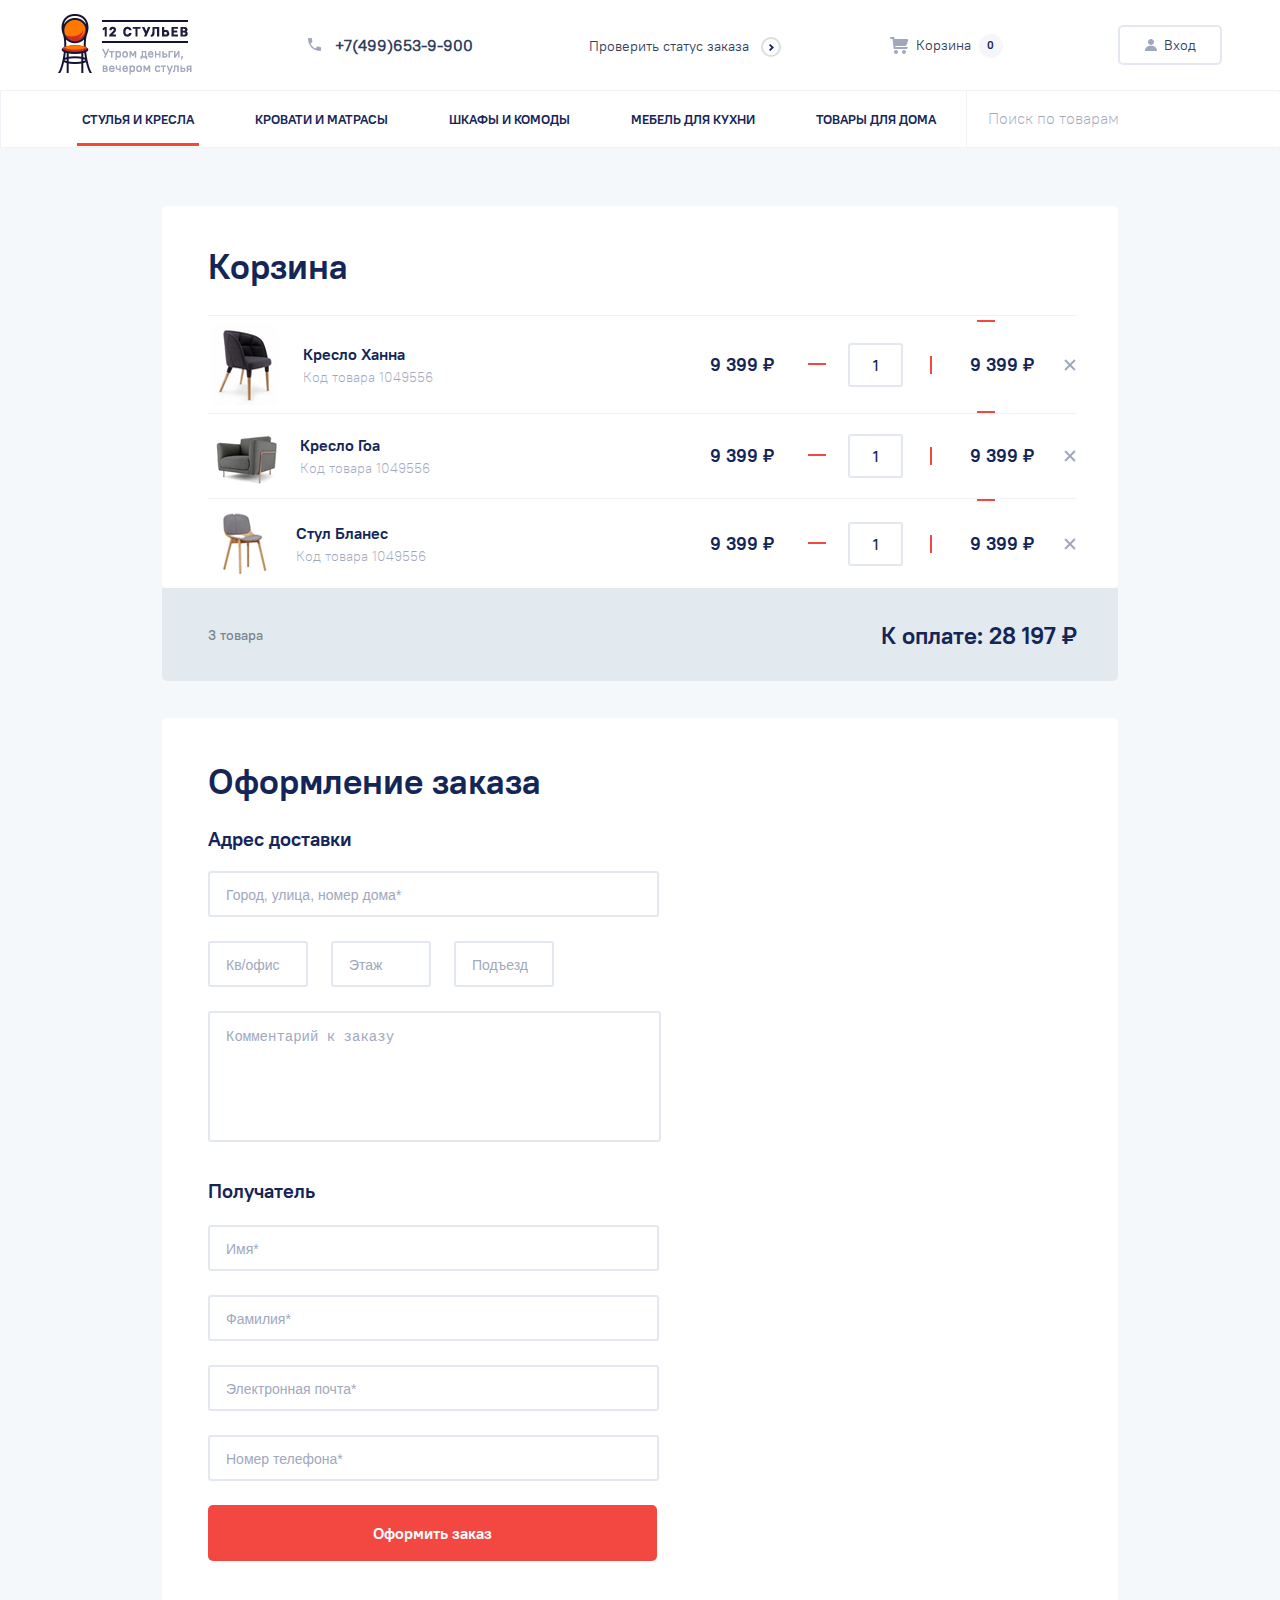
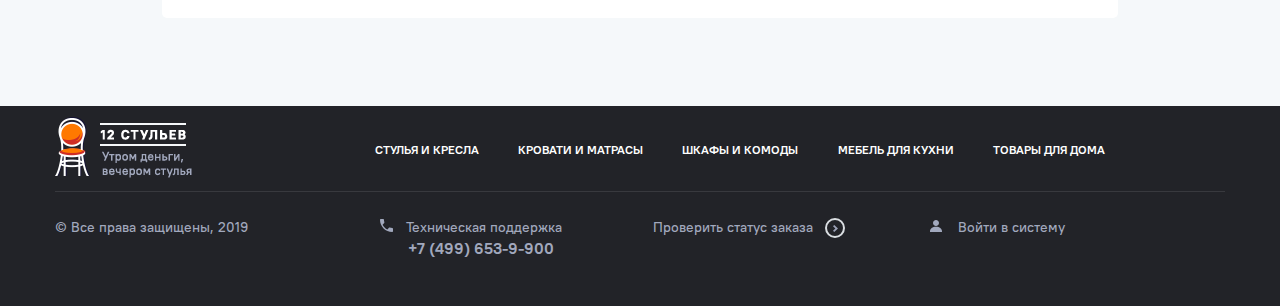
<file: html/shoppingCart.html>
<!DOCTYPE html>
<html lang="ru">

<head>
    <meta charset="UTF-8">
    <meta name="viewport" content="width=device-width, initial-scale=1.0">
    <meta http-equiv="X-UA-Compatible" content="ie=edge">
    <link rel="stylesheet" href="../css/main.css">
    <title>Интернет магазин 12 стульев</title>
</head>

<body>
    <header class="header">
        <div class="header-wrap">
                <a class="logo-section" href="./index.html">
                    <img class="logo-section__img" src="../img/companyLogo/logo_header.png" alt="Логотип">
                </a>
                <div class="contact-phone">
                    <svg class="contact-phone__icon" xmlns="http://www.w3.org/2000/svg" width="13" height="13">
                        <path fill-rule="evenodd" fill="#A1A8BD" d="M.722 0C.289 0 0 .289 0 .722 0 7.511 5.489 13 12.278 13c.433 0 .722-.289.722-.723V9.75c0-.434-.289-.722-.722-.722-.867 0-1.806-.145-2.601-.434-.288-.072-.505 0-.722.217L7.367 10.4C5.344 9.388 3.683 7.655 2.6 5.633l1.589-1.589c.216-.216.289-.506.216-.722-.289-.867-.433-1.733-.433-2.6C3.972.289 3.683 0 3.25 0"/>
                    </svg>
                    <a class="contact-phone__number" href="tel:+74996539900">
                        +7(499)653-9-900
                    </a>
                </div>
                <a href="checkOrderSatus.html" class="check-order-status">
                    <span class="check-order-status__text">
                        Проверить статус заказа
                    </span>
                      <svg class="check-order-status__icon" xmlns="http://www.w3.org/2000/svg" width="5" height="7" fill-rule="evenodd" fill="#142558">
                        <path d="M5.015 3.445L1.784.447 1.306.002.708.447l-.718.777 2.393 2.221L-.01 5.777l.718.667.598.555.478-.555 3.231-2.999z"/>
                    </svg> 
                </a>
        
                <a href="#" class="shopping-cart ">
                    <svg class="shopping-cart__icon" xmlns="http://www.w3.org/2000/svg" fill-rule="evenodd" fill="#A1A8BD" width="18" height="17">
                        <path d="M18 4.052L17 7.04c-.37.838-.895 1.992-2 1.992H5.36l.118.996H18l-1 1.991H4.352l-.644.075L2.522 2.061H.999A.997.997 0 0 1 0 1.066C0 .515.352.008.904.008l3.387-.014.254 2.15A1.2 1.2 0 0 1 5 2.061h12c1.105 0 1 .891 1 1.991zM6 13.015c1.105 0 2 .891 2 1.992a1.996 1.996 0 0 1-2 1.991c-1.105 0-2-.892-2-1.991 0-1.101.895-1.992 2-1.992zm8 0c1.105 0 2 .891 2 1.992a1.996 1.996 0 0 1-2 1.991c-1.105 0-2-.892-2-1.991 0-1.101.895-1.992 2-1.992z"/>
                    </svg>
                    <span class="shopping-cart__text">
                        Корзина
                    </span>
                    <span class="shopping-cart__number-goods">
                        0
                    </span>
                </a>
                <a class="login-button" href="#">
                    <svg class="login-button__icon" xmlns="http://www.w3.org/2000/svg" fill-rule="evenodd" fill="#A1A8BD" width="12" height="12">
                        <path  d="M0 12v-.75c0-2.625 2.475-4.5 6-4.5s6 1.875 6 4.5V12H0zm6-6C4.35 6 3 4.65 3 3s1.35-3 3-3 3 1.35 3 3-1.35 3-3 3z"/>
                    </svg>
                    <span class="login-button__text">
                        Вход
                    </span>
                </a>   
        </div>
    </header>
    <nav class="nav-bar">
      <div class="nav nav-wrap">
            <ul class="nav__list">
                    <li class="nav__item nav__item--active">
                      <a href="#" class="nav__link">стулья и кресла</a>
                    </li>
                    <li class="nav__item">
                      <a href="#" class="nav__link">кровати и матрасы</a>
                    </li>
                    <li class="nav__item">
                      <a href="#" class="nav__link">шкафы и комоды</a>
                    </li>
                    <li class="nav__item">
                      <a href="#" class="nav__link">мебель для кухни</a>
                    </li>
                    <li class="nav__item">
                      <a href="#" class="nav__link">товары для дома</a>
                    </li>
                </ul>
                
                <form action="" class="search">
                    <input type="text" class="search__input" placeholder="Поиск по товарам">
                    <input type="submit" value="&#xe900;" class="search__button">
                </form>
      </div>
       
    </nav> 
    
    <main class="main-content">
        <div class="main-content__goods-in-the-shop-cart goods-in-the-shop-cart">   
            <h1 class="goods-in-the-shop-cart__header">Корзина</h1>
            <div class="goods-in-the-shop-cart__items items">
                <div class="items__inf-wrap inf-wrap">
                    <img src="../img/previewImg/1.png" alt="Кресло Ханна" class="items__img">
                    <div class="inf-wrap__about">
                        <span class="items__name">
                            Кресло Ханна
                        </span>
                        <p class="items__id">
                            Код товара 1049556
                        </p>                       
                    </div>

                </div>
              
                <div class="items__price-amount-wrap">
                    <span class="items__price">
                        9 399 ₽
                    </span>
                    <div class="amount-wrap amount-wrap--shopping-cart">
                        <div class="amount-wrap__plus"></div>
                        <input type="text" value="1" class="items__amount">
                    </div>
                    <span class="items__amount-price">
                        9 399 ₽
                    </span>
                    <span class="items__close"></span>   
                </div>    
            </div>

            <div class="goods-in-the-shop-cart__items items">
                <div class="items__inf-wrap inf-wrap">
                    <img src="../img/previewImg/2.png" alt="Кресло Гоа" class="items__img">
                    <div class="inf-wrap__about">
                        <span class="items__name">
                            Кресло Гоа
                        </span>
                        <p class="items__id">
                            Код товара 1049556
                        </p>
                    </div>
                   
                </div>
                <div class="items__price-amount-wrap">
                    <span class="items__price">
                        9 399 ₽
                    </span>
                    <div class="amount-wrap amount-wrap--shopping-cart">
                        <div class="amount-wrap__plus"></div>
                        <input type="text" value="1" class="items__amount">
                    </div>
                    <span class="items__amount-price">
                        9 399 ₽
                    </span>
                    <span class="items__close"></span>
                </div>
            </div>

            <div class="goods-in-the-shop-cart__items items">
                <div class="items__inf-wrap inf-wrap">
                    <img src="../img/previewImg/3.png" alt="Стул Бланес" class="items__img">
                    <div class="inf-wrap__about">
                        <span class="items__name">
                            Стул Бланес
                        </span>
                        <p class="items__id">
                            Код товара 1049556
                        </p>
                    </div>
                   
                </div>
                <div class="items__price-amount-wrap">
                    <span class="items__price">
                        9 399 ₽
                    </span>
                    <div class="amount-wrap amount-wrap--shopping-cart">
                        <div class="amount-wrap__plus"></div>
                        <input type="text" value="1" class="items__amount">
                    </div>
                    <span class="items__amount-price">
                        9 399 ₽
                    </span>
                    <span class="items__close"></span>
                </div>
            </div>
        </div>
        <div class="main-content__order-price order-price">
            <p class="total-amount">
                <span class="total-amount">
                3 
                </span>
                товара
            </p>
            <p class="total-price">
                К оплате:  
                <span class="total-price">
                28 197 ₽
                </span>
            </p>
        </div>
        <div class="main-content__checkout checkout">
            <h3 class="checkout__header">Оформление заказа</h3>
            <h4 class="checkout__address-text">Адрес доставки</h4>
            
            <form class="checkout__form" action="#">
                <input name="address" type="text" placeholder="Город, улица, номер дома*" class="checkout__address form-input">  
              <div class="checkout__wrap">
                    <input name="address-office" type="text" placeholder="Кв/офис" class="checkout__address-office form-input form-input--small">
                    <input name="address-storey" type="text" placeholder="Этаж" class="checkout__address-storey form-input form-input--small">
                    <input name="address-entrance" type="text" placeholder="Подъезд" class="checkout__address-entrance form-input form-input--small">  
                </div>
                <textarea name="comment" placeholder="Комментарий к заказу" class="checkout__comment form-textarea"></textarea>
                <h4 class="checkout__recipient">Получатель</h4>
                <input name="recipient-name" type="text" placeholder="Имя*" class="checkout__recipient-name  form-input">
                <input name="recipient-last-name" type="text" placeholder="Фамилия*" class="checkout__recipient-last-name  form-input">
                <input name="recipient-mail" type="text" placeholder="Электронная почта*" class="checkout__recipient-mail  form-input">
                <input name="phone-number" type="text" placeholder="Номер телефона*" class="checkout__recipient-phone-number  form-input">
                <input type="submit" value="Оформить заказ" class="checkout__recipient-checkout">
            </form>

        </div>
    </main>
    
    <footer class="footer">
        <div class="footer__wrap-nav-and-logo">
            <a class="nav-bar__logo logo-section" href="./index.html">
                <img class="logo-section__img" src="../img/companyLogo/logo_footer.png" alt="Логотип">
            </a>
            <nav class="footer__nav-bar">
                <ul class="footer__nav-list">
                    <li class="footer__nav-item">
                        <a href="" class="footer__nav-link">стулья и кресла</a>
                    </li>
                    <li class="footer__nav-item">
                        <a href="" class="footer__nav-link">кровати и матрасы</a>
                    </li>
                    <li class="footer__nav-item">
                        <a href="" class="footer__nav-link"> шкафы и комоды</a>
                    </li>
                    <li class="footer__nav-item">
                        <a href="" class="footer__nav-link">мебель для кухни</a>
                    </li>
                    <li class="footer__nav-item">
                        <a href="" class="footer__nav-link">товары для дома</a>
                    </li>
                </ul>
            </nav>
        </div>

        <div class="footer__wrap-copyright copyright-block">
            <div class="copyright-block__copyright copyright">
                <span class="copyright__text">
                    © Все права защищены, 2019
                </span>
            </div>
            <div class="copyright-block__support support">
                <div class="support__wrap">
                    <svg class="support__icon" xmlns="http://www.w3.org/2000/svg" width="13" height="13">
                        <path fill-rule="evenodd" fill="#A1A8BD" d="M.722 0C.289 0 0 .289 0 .722 0 7.511 5.489 13 12.278 13c.433 0 .722-.289.722-.723V9.75c0-.434-.289-.722-.722-.722-.867 0-1.806-.145-2.601-.434-.288-.072-.505 0-.722.217L7.367 10.4C5.344 9.388 3.683 7.655 2.6 5.633l1.589-1.589c.216-.216.289-.506.216-.722-.289-.867-.433-1.733-.433-2.6C3.972.289 3.683 0 3.25 0"/>
                    </svg>
                    <span class="support__text">
                        Техническая поддержка
                    </span>
                    
                </div>
                <a href="tel: +74996539900" class="support__tel">
                    +7 (499) 653-9-900
                </a>
            </div>
            <div class="copyright-block__order-status order-status">
                <a href="checkOrderSatus.html" class="order-status__link">
                        Проверить статус заказа
                    <svg class="order-status__icon" xmlns="http://www.w3.org/2000/svg" width="5" height="7" fill-rule="evenodd" fill="#9ca2b7">
                        <path d="M5.015 3.445L1.784.447 1.306.002.708.447l-.718.777 2.393 2.221L-.01 5.777l.718.667.598.555.478-.555 3.231-2.999z"/>
                    </svg> 
                </a>
            </div>
            <div class="copyright-block__login login">
                
                    <svg class="login__icon" xmlns="http://www.w3.org/2000/svg" fill-rule="evenodd" fill="#A1A8BD" width="12" height="12">
                        <path  d="M0 12v-.75c0-2.625 2.475-4.5 6-4.5s6 1.875 6 4.5V12H0zm6-6C4.35 6 3 4.65 3 3s1.35-3 3-3 3 1.35 3 3-1.35 3-3 3z"/>
                    </svg>
                    <a href="#" class="login__button-text">
                        Войти в систему       
                    </a>
            </div>  
        </div>
    </footer>
</body>

</html>
</file>
<file: css/main.css>
@charset "UTF-8";
html, body, div, span, applet, object, iframe,
h1, h2, h3, h4, h5, h6, p, blockquote, pre,
a, abbr, acronym, address, big, cite, code,
del, dfn, em, img, ins, kbd, q, s, samp,
small, strike, strong, sub, sup, tt, var,
b, u, i, center,
dl, dt, dd, ol, ul, li,
fieldset, form, label, legend,
table, caption, tbody, tfoot, thead, tr, th, td,
article, aside, canvas, details, embed,
figure, figcaption, footer, header, hgroup,
menu, nav, output, ruby, section, summary,
time, mark, audio, video {
  margin: 0;
  padding: 0;
  border: 0;
  font-size: 100%;
  font: inherit;
  vertical-align: baseline;
}

article, aside, details, figcaption, figure,
footer, header, hgroup, menu, nav, section {
  display: block;
}

body {
  line-height: 1;
}

ol, ul {
  list-style: none;
}

blockquote, q {
  quotes: none;
}

blockquote:before, blockquote:after,
q:before, q:after {
  content: '';
  content: none;
}

table {
  border-collapse: collapse;
  border-spacing: 0;
}

input {
  margin: 0;
  padding: 0;
}

@font-face {
  font-family: 'PTRootUIWebBold';
  src: url("../fonts/PT Root UI_Bold/PT Root UI_Bold.eot");
  src: url("../fonts/PT Root UI_Bold/PT Root UI_Bold.eot?#iefix") format("embedded-opentype"), url("../fonts/PT Root UI_Bold/PT Root UI_Bold.woff") format("woff"), url("../fonts/PT Root UI_Bold/PT Root UI_Bold.ttf") format("truetype");
  font-weight: normal;
  font-style: normal;
}

@font-face {
  font-family: 'PTRootUIWebLight';
  src: url("../fonts/PT Root UI_Light/PT Root UI_Light.eot");
  src: url("../fonts/PT Root UI_Light/PT Root UI_Light.eot?#iefix") format("embedded-opentype"), url("../fonts/PT Root UI_Light/PT Root UI_Light.woff2") format("woff2"), url("../fonts/PT Root UI_Light/PT Root UI_Light.woff") format("woff"), url("../fonts/PT Root UI_Light/PT Root UI_Light.ttf") format("truetype");
  font-weight: normal;
  font-style: normal;
}

@font-face {
  font-family: 'PTRootUIWebMedium';
  src: url("../fonts/PT Root UI_Medium/PT Root UI_Medium.eot");
  src: url("../fonts/PT Root UI_Medium/PT Root UI_Medium.eot?#iefix") format("embedded-opentype"), url("../fonts/PT Root UI_Medium/PT Root UI_Medium.woff2") format("woff2"), url("../fonts/PT Root UI_Medium/PT Root UI_Medium.woff") format("woff"), url("../fonts/PT Root UI_Medium/PT Root UI_Medium.ttf") format("truetype");
  font-weight: normal;
  font-style: normal;
}

@font-face {
  font-family: 'PTRootUIWebRegular';
  src: url("../fonts/PT Root UI_Regular/PT Root UI_Regular.eot");
  src: url("../fonts/PT Root UI_Regular/PT Root UI_Regular.eot?#iefix") format("embedded-opentype"), url("../fonts/PT Root UI_Regular/PT Root UI_Regular.woff") format("woff"), url("../fonts/PT Root UI_Regular/PT Root UI_Regular.ttf") format("truetype");
  font-weight: normal;
  font-style: normal;
}

@font-face {
  font-family: 'icomoon';
  src: url("../fonts/icoMoon/icomoon.eot?kc3lus");
  src: url("../fonts/icoMoon/icomoon.eot?kc3lus#iefix") format("embedded-opentype"), url("../fonts/icoMoon/icomoon.ttf?kc3lus") format("truetype"), url("../fonts/icoMoon/icomoon.woff?kc3lus") format("woff"), url("../fonts/icoMoon/icomoon.svg?kc3lus#icomoon") format("svg");
  font-weight: normal;
  font-style: normal;
}

a {
  text-decoration: none;
}

html, body {
  font-family: 'PTRootUIWebMedium', sans-serif;
  background-color: #f5f8fa;
  display: -webkit-box;
  display: -ms-flexbox;
  display: flex;
  min-height: 100vh;
  -webkit-box-orient: vertical;
  -webkit-box-direction: normal;
      -ms-flex-direction: column;
          flex-direction: column;
  margin: 0;
  padding: 0;
}

main {
  -webkit-box-flex: 1;
      -ms-flex: 1;
          flex: 1;
}

header {
  font-family: 'PTRootUIWebRegular', sans-serif;
}

nav {
  font-family: 'PTRootUIWebBold', sans-serif;
}

/**
 * Basic typography style for copy text
 */
.header {
  height: 90px;
  width: 100%;
  display: -webkit-box;
  display: -ms-flexbox;
  display: flex;
  -ms-flex-pack: distribute;
      justify-content: space-around;
  background-color: #ffffff;
}

.header-wrap {
  width: 1400px;
  display: -webkit-box;
  display: -ms-flexbox;
  display: flex;
  -ms-flex-pack: distribute;
      justify-content: space-around;
  -webkit-box-align: center;
      -ms-flex-align: center;
          align-items: center;
}

.contact-phone__number {
  color: #343e5c;
  font-size: 16px;
  font-weight: 700;
  text-transform: uppercase;
}

.contact-phone__icon {
  margin-right: 10px;
}

.check-order-status {
  position: relative;
}

.check-order-status__text {
  color: #343e5c;
  font-size: 14px;
  margin-right: 16px;
}

.check-order-status::before {
  content: "";
  position: absolute;
  height: 16px;
  width: 16px;
  right: -7px;
  border: 2px solid #dadee2;
  border-radius: 50%;
}

.check-order-status:hover > .check-order-status__text {
  -webkit-transition: 0.3s;
  transition: 0.3s;
  color: #f54732;
}

.check-order-status:hover > .check-order-status__icon {
  -webkit-transition: 0.3s;
  transition: 0.3s;
  fill: #f54732;
}

.check-order-status:active > .check-order-status__text {
  -webkit-transition: 0.3s;
  transition: 0.3s;
  color: #db2d25;
}

.check-order-status:active > .check-order-status__icon {
  -webkit-transition: 0.3s;
  transition: 0.3s;
  fill: #db2d25;
}

.shopping-cart {
  display: -webkit-box;
  display: -ms-flexbox;
  display: flex;
}

.shopping-cart__text {
  margin: auto 8px;
  color: #343e5c;
  font-size: 14px;
}

.shopping-cart:hover > .shopping-cart__text {
  color: #f54732;
  -webkit-transition: 0.3s;
  transition: 0.3s;
}

.shopping-cart__number-goods {
  font-family: 'PTRootUIWebBold', sans-serif;
  font-size: 11px;
  color: #142558;
  margin: auto 8px;
  position: relative;
  z-index: 1;
}

.shopping-cart__number-goods::before {
  content: "";
  height: 24px;
  width: 24px;
  top: -6px;
  right: -9px;
  position: absolute;
  background-color: #f6f6fa;
  border-radius: 50%;
  z-index: -1;
}

.login-button {
  width: 100px;
  height: 36px;
  border-radius: 5px;
  border: 2px solid #e3e8f0;
  display: -webkit-box;
  display: -ms-flexbox;
  display: flex;
  -webkit-box-align: center;
      -ms-flex-align: center;
          align-items: center;
  -webkit-box-pack: center;
      -ms-flex-pack: center;
          justify-content: center;
}

.login-button__icon {
  margin-right: 7px;
}

.login-button__text {
  color: #343e5c;
  font-size: 14px;
}

.login-button:hover {
  border-color: #f54732;
  -webkit-transition: 0.3s;
  transition: 0.3s;
}

.login-button:hover > .login-button__text {
  color: #f54732;
  -webkit-transition: 0.3s;
  transition: 0.3s;
}

.login-button:hover > .login-button__icon {
  fill: #f54732;
  -webkit-transition: 0.2s;
  transition: 0.2s;
}

.login-button:active {
  border-color: #db2d25;
  -webkit-transition: 0.3s;
  transition: 0.3s;
}

.login-button:active > .login-button__text {
  color: #db2d25;
  -webkit-transition: 0.3s;
  transition: 0.3s;
}

.login-button:active > .login-button__icon {
  fill: #db2d25;
  -webkit-transition: 0.2s;
  transition: 0.2s;
}

.footer {
  width: 100%;
  height: 200px;
  background-color: #222328;
  display: -webkit-box;
  display: -ms-flexbox;
  display: flex;
  -webkit-box-orient: vertical;
  -webkit-box-direction: normal;
      -ms-flex-direction: column;
          flex-direction: column;
  -webkit-box-align: center;
      -ms-flex-align: center;
          align-items: center;
}

.footer__wrap-nav-and-logo {
  display: -webkit-box;
  display: -ms-flexbox;
  display: flex;
  -webkit-box-pack: justify;
      -ms-flex-pack: justify;
          justify-content: space-between;
  -webkit-box-align: center;
      -ms-flex-align: center;
          align-items: center;
  width: 1170px;
  height: 96px;
  border-bottom: 1px solid #38393e;
}

.footer__nav-bar {
  width: 970px;
  display: -webkit-box;
  display: -ms-flexbox;
  display: flex;
  -ms-flex-pack: distribute;
      justify-content: space-around;
}

.footer__nav-list {
  display: -webkit-box;
  display: -ms-flexbox;
  display: flex;
  -ms-flex-pack: distribute;
      justify-content: space-around;
  -webkit-box-align: center;
      -ms-flex-align: center;
          align-items: center;
  width: 770px;
}

.footer__nav-link {
  color: #ffffff;
  font-family: 'PTRootUIWebBold', sans-serif;
  font-size: 12px;
  text-transform: uppercase;
}

.footer__nav-link:hover {
  color: #f54732;
  -webkit-transition: 0.3s;
  transition: 0.3s;
}

.footer__wrap-copyright {
  display: -webkit-box;
  display: -ms-flexbox;
  display: flex;
  -webkit-box-pack: justify;
      -ms-flex-pack: justify;
          justify-content: space-between;
  margin-top: 26px;
  width: 1170px;
  height: 100px;
}

.copyright__text {
  color: #a1a8bd;
  font-size: 14px;
}

.support {
  display: -webkit-box;
  display: -ms-flexbox;
  display: flex;
  -webkit-box-orient: vertical;
  -webkit-box-direction: normal;
      -ms-flex-direction: column;
          flex-direction: column;
  -webkit-box-align: center;
      -ms-flex-align: center;
          align-items: center;
  margin-left: 40px;
}

.support__wrap {
  margin-bottom: 6px;
}

.support__text {
  margin-left: 9px;
  color: #a1a8bd;
  font-size: 14px;
}

.support__tel {
  font-family: 'PTRootUIWebBold', sans-serif;
  color: #a1a8bd;
  text-align: center;
  font-size: 16px;
  text-transform: uppercase;
  margin-left: 20px;
}

.login {
  margin-right: 160px;
}

.login__button-text {
  color: #a1a8bd;
  font-size: 14px;
  margin-left: 12px;
}

.login__button-text:hover {
  color: #f54732;
  -webkit-transition: 0.3s;
  transition: 0.3s;
}

.order-status {
  position: relative;
}

.order-status__link {
  color: #a1a8bd;
  font-size: 14px;
}

.order-status__link::before {
  content: "";
  position: absolute;
  height: 16px;
  width: 16px;
  right: -7px;
  border: 2px solid #dadee2;
  border-radius: 50%;
}

.order-status__link:hover {
  -webkit-transition: 0.3s;
  transition: 0.3s;
  color: #f54732;
}

.order-status__link:hover > .order-status__icon {
  -webkit-transition: 0.3s;
  transition: 0.3s;
  fill: #f54732;
}

.order-status__icon {
  margin-left: 16px;
}

.nav-bar {
  display: -webkit-box;
  display: -ms-flexbox;
  display: flex;
  -ms-flex-pack: distribute;
      justify-content: space-around;
  height: 56px;
  background-color: #ffffff;
  border: 1px solid #f0f2f7;
}

.nav-wrap {
  display: -webkit-box;
  display: -ms-flexbox;
  display: flex;
  -ms-flex-pack: distribute;
      justify-content: space-around;
  -webkit-box-align: center;
      -ms-flex-align: center;
          align-items: center;
  width: 1400px;
}

.nav__list {
  margin-left: 50px;
  display: -webkit-box;
  display: -ms-flexbox;
  display: flex;
  -ms-flex-pack: distribute;
      justify-content: space-around;
  -webkit-box-align: center;
      -ms-flex-align: center;
          align-items: center;
  width: 915px;
  height: 100%;
  border-right: 1px solid #f0f2f7;
}

.nav__item {
  display: -webkit-box;
  display: -ms-flexbox;
  display: flex;
  -ms-flex-pack: distribute;
      justify-content: space-around;
}

.nav__item--active::before {
  content: "";
  position: absolute;
  margin-top: 30px;
  width: 122px;
  height: 3px;
  background-color: #f54732;
}

.nav__link {
  color: #142558;
  font-size: 13px;
  text-transform: uppercase;
}

.nav__link:hover {
  color: #f54732;
  -webkit-transition: 0.3s;
  transition: 0.3s;
}

.search {
  display: -webkit-box;
  display: -ms-flexbox;
  display: flex;
  -webkit-box-align: center;
      -ms-flex-align: center;
          align-items: center;
  position: relative;
  height: 56px;
  width: 368px;
  border-right: 1px solid #f0f2f7;
}

.search__input {
  width: 300px;
  height: 54px;
  border: none;
  padding-left: 21px;
  color: #142558;
  font-size: 16px;
}

.search__input:focus {
  outline: none;
}

.search__input:focus + .search__button {
  -webkit-transition: 0.1s;
  transition: 0.1s;
  color: #ea4735;
}

.search__input::-webkit-input-placeholder {
  font-family: 'PTRootUIWebLight', sans-serif;
  color: #a1a8bd;
  font-size: 16px;
}

.search__input:-ms-input-placeholder {
  font-family: 'PTRootUIWebLight', sans-serif;
  color: #a1a8bd;
  font-size: 16px;
}

.search__input::-ms-input-placeholder {
  font-family: 'PTRootUIWebLight', sans-serif;
  color: #a1a8bd;
  font-size: 16px;
}

.search__input::placeholder {
  font-family: 'PTRootUIWebLight', sans-serif;
  color: #a1a8bd;
  font-size: 16px;
}

.search__button {
  cursor: pointer;
  width: 40px;
  height: 40px;
  position: absolute;
  right: 10px;
  border: none;
  border-radius: 100%;
  font-family: 'icomoon' !important;
  background-color: #fff;
  color: #142558;
}

.search__button:focus {
  outline: none;
}

.search__button:hover {
  color: #ea4735;
  -webkit-transition: 0.2s;
  transition: 0.2s;
}

.search__button:active {
  -webkit-transition: 0.1s;
  transition: 0.1s;
  background-color: #f0f2f7;
}

.main-content {
  display: -webkit-box;
  display: -ms-flexbox;
  display: flex;
  -webkit-box-orient: vertical;
  -webkit-box-direction: normal;
      -ms-flex-direction: column;
          flex-direction: column;
  -webkit-box-align: center;
      -ms-flex-align: center;
          align-items: center;
}

.main-content__sort-section {
  margin-top: 48px;
  display: -webkit-box;
  display: -ms-flexbox;
  display: flex;
  -webkit-box-pack: justify;
      -ms-flex-pack: justify;
          justify-content: space-between;
}

.main-content__goods {
  display: -webkit-box;
  display: -ms-flexbox;
  display: flex;
  margin: 26px 0 73px 0;
}

.main-content__next-pages {
  display: -webkit-box;
  display: -ms-flexbox;
  display: flex;
  margin: 0 0 100px 0;
  -webkit-box-align: center;
      -ms-flex-align: center;
          align-items: center;
  -webkit-box-pack: center;
      -ms-flex-pack: center;
          justify-content: center;
}

.logo-wrap {
  width: 100%;
  height: 236px;
  background-color: #ffffff;
  display: -webkit-box;
  display: -ms-flexbox;
  display: flex;
  -ms-flex-pack: distribute;
      justify-content: space-around;
}

.logo-page {
  width: 1400px;
  height: 236px;
  display: -webkit-box;
  display: -ms-flexbox;
  display: flex;
  -webkit-box-pack: justify;
      -ms-flex-pack: justify;
          justify-content: space-between;
  -webkit-box-align: center;
      -ms-flex-align: center;
          align-items: center;
}

.logo-page__text {
  margin-left: 115px;
  font-family: 'PTRootUIWebBold', sans-serif;
  color: #142558;
  font-size: 42px;
}

.logo-page__img {
  margin-right: 120px;
}

.sort-section {
  width: 1169px;
  height: 92px;
  border-radius: 5px;
  background-color: #ffffff;
  display: -webkit-box;
  display: -ms-flexbox;
  display: flex;
  -webkit-box-align: center;
      -ms-flex-align: center;
          align-items: center;
}

.sort-section__wrap-main-sort {
  display: -webkit-box;
  display: -ms-flexbox;
  display: flex;
  margin-right: 31px;
}

.sort-section__wrap-name-sort {
  margin-right: 63px;
}

.input-price {
  width: 64px;
  height: 6px;
  border-radius: 3px;
  border: 2px solid #e3e8f0;
  background-color: #ffffff;
  font-family: 'PTRootUIWebBold', sans-serif;
  color: #142558;
  font-size: 14px;
  padding: 13px 10px 11px 10px;
}

.input-price:focus {
  outline: none;
}

.section-price {
  display: -webkit-box;
  display: -ms-flexbox;
  display: flex;
}

.section-price__text {
  font-family: 'PTRootUIWebBold', sans-serif;
  color: #142558;
  font-size: 14px;
  margin: 39px 22px 40px 33px;
}

.section-price__wrap {
  height: 58px;
  display: -webkit-box;
  display: -ms-flexbox;
  display: flex;
  -webkit-box-orient: vertical;
  -webkit-box-direction: normal;
      -ms-flex-direction: column;
          flex-direction: column;
  margin-top: 25px;
}

.section-price__min-price {
  margin-right: 28px;
}

.section-price__slider {
  -webkit-appearance: none;
     -moz-appearance: none;
          appearance: none;
  margin-top: 11px;
  width: 100%;
  height: 3px;
  border-radius: 2px;
  background-color: #a1a8bd;
}

.section-price__slider::-webkit-slider-thumb {
  -webkit-appearance: none;
          appearance: none;
  width: 17px;
  height: 17px;
  border: 1px solid #a1a8bd;
  background-color: #ffffff;
  border-radius: 50%;
  cursor: pointer;
}

.section-price__slider::-ms-track {
  appearance: none;
  margin-top: 11px;
  width: 100%;
  height: 3px;
  border-radius: 2px;
  background-color: #a1a8bd;
}

.section-price__slider::-ms-thumb {
  appearance: none;
  width: 17px;
  height: 17px;
  border: 1px solid #a1a8bd;
  background-color: #ffffff;
  border-radius: 50%;
  cursor: pointer;
}

.section-price__slider::-moz-range-track {
  -moz-appearance: none;
       appearance: none;
  margin-top: 11px;
  width: 100%;
  height: 3px;
  border-radius: 2px;
  background-color: #a1a8bd;
}

.section-price__slider::-moz-range-thumb {
  -moz-appearance: none;
       appearance: none;
  width: 17px;
  height: 17px;
  border: 1px solid #a1a8bd;
  background-color: #ffffff;
  border-radius: 50%;
  cursor: pointer;
}

.section-price__slider:focus {
  outline: none;
}

.section-price-wrap {
  position: relative;
}

.section-price-wrap__input-wrap::before {
  position: absolute;
  content: "";
  width: 15px;
  height: 2px;
  background-color: #142558;
  left: 95px;
  top: 15px;
}

.name-sort {
  position: relative;
}

.name-sort__text {
  color: #142558;
  font-size: 16px;
}

.name-sort__select {
  margin-left: 11px;
  font-family: 'PTRootUIWebBold', sans-serif;
  color: #142558;
  font-size: 16px;
  -webkit-appearance: none;
     -moz-appearance: none;
          appearance: none;
  border: none;
  z-index: -1;
  width: 150px;
  cursor: pointer;
}

.name-sort__select:focus {
  outline: none;
}

.name-sort__icon {
  position: absolute;
  border: 8px solid transparent;
  border-bottom: 0;
  right: -10px;
  top: 5px;
  -webkit-transform: rotate(90deg);
          transform: rotate(90deg);
}

.number-of-goods {
  position: relative;
}

.number-of-goods__text {
  color: #142558;
  font-size: 16px;
}

.number-of-goods__select {
  margin-left: 11px;
  font-family: 'PTRootUIWebBold', sans-serif;
  color: #142558;
  font-size: 16px;
  -webkit-appearance: none;
     -moz-appearance: none;
          appearance: none;
  border: none;
  z-index: -1;
  width: 35px;
  cursor: pointer;
}

.number-of-goods__select:focus {
  outline: none;
}

.number-of-goods__icon {
  position: absolute;
  border: 8px solid transparent;
  border-bottom: 0;
  right: -8px;
  top: 5px;
  -webkit-transform: rotate(90deg);
          transform: rotate(90deg);
}

.goods {
  width: 1200px;
  display: -webkit-box;
  display: -ms-flexbox;
  display: flex;
  -ms-flex-wrap: wrap;
      flex-wrap: wrap;
}

.goods__card {
  width: 270px;
  height: 384px;
  border-radius: 5px;
  background-color: #ffffff;
}

.goods__card:hover {
  -webkit-transition: 0.3s;
  transition: 0.3s;
  -webkit-box-shadow: 0 9px 21px rgba(168, 172, 185, 0.44);
          box-shadow: 0 9px 21px rgba(168, 172, 185, 0.44);
}

.goods__link {
  height: 240px;
}

.goods__discount-wrap {
  margin-left: 15px;
  display: -webkit-box;
  display: -ms-flexbox;
  display: flex;
  -webkit-box-orient: vertical;
  -webkit-box-direction: normal;
      -ms-flex-direction: column;
          flex-direction: column;
  -webkit-box-pack: center;
      -ms-flex-pack: center;
          justify-content: center;
}

.card {
  display: -webkit-box;
  display: -ms-flexbox;
  display: flex;
  -webkit-box-orient: vertical;
  -webkit-box-direction: normal;
      -ms-flex-direction: column;
          flex-direction: column;
  -webkit-box-align: center;
      -ms-flex-align: center;
          align-items: center;
  margin: 0 15px 32px 15px;
}

.card__name {
  color: #142558;
  font-size: 16px;
  font-family: 'PTRootUIWebBold', sans-serif;
}

.card__price {
  font-family: 'PTRootUIWebBold', sans-serif;
  color: #143458;
  font-size: 24px;
  margin-top: 13px;
}

.card__in-cart {
  width: 99px;
  height: 36px;
  border-radius: 3px;
  border: 2px solid #e3e8f0;
  background-color: #fff;
  margin-top: 24px;
  color: #343e5c;
  font-family: 'PTRootUIWebBold', sans-serif;
  font-size: 14px;
}

.card__in-cart:hover {
  border-color: #f24841;
  color: #f24841;
  -webkit-transition: 0.3s;
  transition: 0.3s;
  cursor: pointer;
}

.card__in-cart:active {
  border-color: #db2d25;
  color: #db2d25;
}

.card__in-cart:focus {
  outline: none;
}

.discount {
  width: 571px;
  height: 383px;
  background-image: url(../img/chairСatalog/discount.png);
  background-repeat: no-repeat;
  -webkit-box-shadow: inset 125px -2px 300px 86px #c9d6e0;
          box-shadow: inset 125px -2px 300px 86px #c9d6e0;
}

.discount__text {
  font-family: 'PTRootUIWebBold', sans-serif;
  color: #142558;
  font-size: 36px;
  margin-bottom: 31px;
  margin-left: 40px;
}

.discount__see-all {
  width: 121px;
  height: 36px;
  border-radius: 5px;
  border: 2px solid rgba(20, 52, 88, 0.16);
  background-color: rgba(255, 255, 255, 0.16);
  margin-left: 40px;
  font-family: 'PTRootUIWebBold', sans-serif;
  color: #143458;
  font-size: 14px;
}

.discount__see-all:hover {
  border-color: #f2474170;
  color: #f24741d7;
  -webkit-transition: 0.3s;
  transition: 0.3s;
  cursor: pointer;
}

.discount__see-all:active {
  border-color: #db2d2570;
  color: #db2e25d7;
}

.discount__see-all:focus {
  outline: none;
}

.next-pages {
  width: 1170px;
  height: 90px;
  background-color: #ffffff;
}

.next-pages__page-number {
  width: 48px;
  height: 48px;
  display: -webkit-box;
  display: -ms-flexbox;
  display: flex;
  -webkit-box-align: center;
      -ms-flex-align: center;
          align-items: center;
  -webkit-box-pack: center;
      -ms-flex-pack: center;
          justify-content: center;
}

.next-pages__page-number:hover {
  color: #f24741;
  -webkit-transition: 0.3s;
  transition: 0.3s;
  cursor: pointer;
}

.next-pages__page-number {
  font-family: 'PTRootUIWebBold', sans-serif;
  color: #3a405b;
  font-size: 14px;
}

.next-pages--active {
  color: #f54732;
  border-radius: 50%;
  -webkit-box-shadow: 0 9px 18px rgba(168, 172, 185, 0.53);
          box-shadow: 0 9px 18px rgba(168, 172, 185, 0.53);
  background-color: #ffffff;
}

.next-pages__back {
  margin-left: 15px;
  margin-right: 20px;
}

.next-pages__forward {
  margin-left: 20px;
  margin-right: 15px;
}

.arrow {
  display: -webkit-box;
  display: -ms-flexbox;
  display: flex;
  -webkit-box-align: center;
      -ms-flex-align: center;
          align-items: center;
  -webkit-box-pack: center;
      -ms-flex-pack: center;
          justify-content: center;
  width: 48px;
  border-radius: 50%;
  height: 48px;
  border: 2px solid #e3e8f0;
}

.arrow:hover {
  cursor: pointer;
}

.arrow:hover > svg > use {
  fill: #f24741;
  -webkit-transition: 0.3s;
  transition: 0.3s;
}

.arrow__modif {
  -webkit-transform: rotate(180deg);
          transform: rotate(180deg);
}

.main-content__path {
  margin-top: 27px;
}

.main-content__about-card {
  margin: 26px  0 118px;
  padding: 32px 0 96px;
}

.path {
  width: 1200px;
}

.path__main-page {
  font-family: 'PTRootUIWebLight', sans-serif;
  color: #828aa2;
  font-size: 14px;
}

.path__main-page:hover {
  color: #e93d35;
  -webkit-transition: 0.3s;
  transition: 0.3s;
}

.path__nav-item {
  font-family: 'PTRootUIWebLight', sans-serif;
  color: #828aa2;
  font-size: 14px;
}

.path__nav-item:hover {
  color: #e93d35;
  -webkit-transition: 0.3s;
  transition: 0.3s;
}

.path__current-page {
  font-family: 'PTRootUIWebBold', sans-serif;
  color: #142558;
  font-size: 14px;
}

.path__icon {
  margin: 0 6px -2px 6px;
}

.about-card {
  width: 1200px;
  border-radius: 5px;
  background-color: #ffffff;
  display: -webkit-box;
  display: -ms-flexbox;
  display: flex;
}

.about-card__slider {
  margin: 5px 32px 0 53px;
}

.about-card__card {
  margin-left: 65px;
  margin-right: 100px;
}

.slider {
  min-width: 65px;
  display: -webkit-box;
  display: -ms-flexbox;
  display: flex;
  -webkit-box-orient: vertical;
  -webkit-box-direction: normal;
      -ms-flex-direction: column;
          flex-direction: column;
  -webkit-box-align: center;
      -ms-flex-align: center;
          align-items: center;
}

.slider__icon-arrow {
  margin-bottom: 24px;
}

.slider__img-wrap {
  margin-top: -4px;
  margin-bottom: 13px;
}

.img-wrap {
  width: 65px;
  height: 65px;
  border-radius: 5px;
  border: 2px solid #e3e8f000;
}

.img-wrap--active, .img-wrap:hover {
  -webkit-transition: 0.1s;
  transition: 0.1s;
  border: 2px solid #e3e8f0;
  cursor: pointer;
}

.img-item {
  width: 100%;
  height: 100%;
}

.icon-arrow--up {
  -webkit-transform: rotate(180deg);
          transform: rotate(180deg);
}

.icon-arrow:hover {
  cursor: pointer;
}

.icon-arrow:hover > use {
  -webkit-transition: 0.3s;
  transition: 0.3s;
  fill: #e93d35;
}

.card-item {
  width: 100%;
  height: 100%;
}

.information {
  display: -webkit-box;
  display: -ms-flexbox;
  display: flex;
  -webkit-box-pack: justify;
      -ms-flex-pack: justify;
          justify-content: space-between;
}

.information__buying {
  margin-left: 129px;
}

.buying__product-name {
  font-family: 'PTRootUIWebBold', sans-serif;
  color: #142558;
  font-size: 36px;
  margin-top: 23px;
}

.buying__product-id {
  font-family: 'PTRootUIWebLight', sans-serif;
  color: #a1a8bd;
  font-size: 16px;
  margin-top: 14px;
}

.buying__product-status {
  font-family: 'PTRootUIWebLight', sans-serif;
  color: #142558;
  font-size: 16px;
  margin-top: 15px;
  padding-left: 17px;
  position: relative;
}

.buying__product-status:before {
  content: "";
  position: absolute;
  width: 8px;
  height: 8px;
  border-radius: 100%;
  background-color: #44b759;
  top: 5px;
  left: 2px;
}

.buying__form-buy {
  margin-top: 35px;
  padding: 28px;
  padding-top: 0px;
}

.form-buy {
  border-radius: 10px;
  background-color: #f5f8fa;
  height: 230px;
  display: -webkit-box;
  display: -ms-flexbox;
  display: flex;
  -webkit-box-align: center;
      -ms-flex-align: center;
          align-items: center;
  -ms-flex-wrap: wrap;
      flex-wrap: wrap;
}

.form-buy__price {
  font-family: 'PTRootUIWebBold', sans-serif;
  color: #142558;
  font-size: 30px;
  margin-top: 38px;
}

.form-buy__amount {
  width: 42px;
  height: 32px;
  border-radius: 3px;
  border: 2px solid #e3e8f0;
  background-color: #ffffff;
  text-align: center;
  padding: 4px;
  color: #142558;
  font-size: 16px;
}

.form-buy__in-cart {
  width: 315px;
  height: 51px;
  border-radius: 5px;
  background-color: #f24841;
  border: none;
  margin-top: 22px;
  color: #ffffff;
  font-family: 'PTRootUIWebBold', sans-serif;
  font-size: 18px;
}

.form-buy__in-cart:focus {
  outline: none;
}

.form-buy__in-cart:hover {
  -webkit-transition: 0.1s;
  transition: 0.1s;
  background-color: #e93d35;
}

.form-buy__in-cart:active {
  -webkit-transition: 0.1s;
  transition: 0.1s;
  background-color: #db2d25;
}

.form-buy__delivery-inf {
  margin-bottom: 4px;
  margin-left: 14px;
  font-family: 'PTRootUIWebLight', sans-serif;
  color: #848ca4;
  font-size: 16px;
  position: relative;
}

.form-buy__delivery-inf:before {
  content: "";
  width: 37px;
  height: 37px;
  background-color: #e3e8f0;
  border-radius: 100%;
  position: absolute;
  top: -10px;
  left: -50px;
  z-index: 0;
}

.form-buy__delivery-icon {
  margin-left: 9px;
  z-index: 1;
}

.amount-wrap {
  display: relative;
  margin-left: 92px;
  margin-top: 27px;
}

.amount-wrap:before {
  content: "";
  position: absolute;
  width: 18px;
  height: 2px;
  background-color: #f24841;
  margin-top: 20px;
  margin-left: -40px;
  cursor: pointer;
}

.amount-wrap:after {
  content: "";
  position: absolute;
  width: 18px;
  height: 2px;
  background-color: #f24841;
  margin-top: -23px;
  margin-left: 74px;
  cursor: pointer;
}

.amount-wrap__plus:after {
  content: "";
  position: absolute;
  width: 2px;
  height: 18px;
  background-color: #f24841;
  margin-top: 13px;
  margin-left: 82px;
  cursor: pointer;
}

.description__header {
  font-family: 'PTRootUIWebBold', sans-serif;
  color: #142558;
  font-size: 17px;
  margin-bottom: 16px;
  margin-top: 9px;
}

.description__header--second {
  margin-top: 47px;
}

.description__text {
  font-family: 'PTRootUIWebLight', sans-serif;
  color: #828aa2;
  font-size: 16px;
  line-height: 24px;
}

.main-content__goods-in-the-shop-cart {
  margin-top: 58px;
  padding: 0 41px 0 46px;
}

.main-content__order-price {
  padding: 0 41px 0 46px;
}

.main-content__checkout {
  margin: 37px 0 88px;
  padding: 45px 41px 57px 46px;
}

.amount-wrap--shopping-cart {
  margin: 0;
}

.goods-in-the-shop-cart {
  width: 869px;
  border-radius: 5px;
  background-color: #ffffff;
  display: -webkit-box;
  display: -ms-flexbox;
  display: flex;
  -webkit-box-orient: vertical;
  -webkit-box-direction: normal;
      -ms-flex-direction: column;
          flex-direction: column;
}

.goods-in-the-shop-cart__header {
  font-family: 'PTRootUIWebBold', sans-serif;
  color: #142558;
  font-size: 36px;
  margin: 42px 0 31px;
}

.goods-in-the-shop-cart__items {
  padding: 7px 0 7px;
}

.items {
  display: -webkit-box;
  display: -ms-flexbox;
  display: flex;
  -webkit-box-pack: justify;
      -ms-flex-pack: justify;
          justify-content: space-between;
  border-top: 1px solid #f0f2f7;
}

.items__inf-wrap {
  display: -webkit-box;
  display: -ms-flexbox;
  display: flex;
  -webkit-box-align: center;
      -ms-flex-align: center;
          align-items: center;
}

.items__price-amount-wrap {
  display: -webkit-box;
  display: -ms-flexbox;
  display: flex;
  -webkit-box-align: center;
      -ms-flex-align: center;
          align-items: center;
}

.items__name {
  font-family: 'PTRootUIWebBold', sans-serif;
  color: #142558;
  font-size: 16px;
}

.items__id {
  font-family: 'PTRootUIWebLight', sans-serif;
  margin-top: 8px;
  color: #a1a8bd;
  font-size: 14px;
}

.items__close {
  position: relative;
  width: 14px;
  height: 14px;
}

.items__close:hover {
  cursor: pointer;
}

.items__close:before {
  right: 6px;
  position: absolute;
  content: "";
  height: 14px;
  width: 2px;
  background-color: #a1a8bd;
  -webkit-transform: rotate(45deg);
          transform: rotate(45deg);
}

.items__close:after {
  right: 6px;
  position: absolute;
  content: "";
  height: 14px;
  width: 2px;
  background-color: #a1a8bd;
  -webkit-transform: rotate(-45deg);
          transform: rotate(-45deg);
}

.items__amount-price {
  font-family: 'PTRootUIWebBold', sans-serif;
  color: #142558;
  font-size: 18px;
  margin: 0px 29px 0px 67px;
}

.items__amount {
  width: 41px;
  height: 30px;
  border-radius: 3px;
  border: 2px solid #e3e8f0;
  background-color: #ffffff;
  padding: 5px;
  font-family: 'PTRootUIWebMedium', sans-serif;
  text-align: center;
  color: #142558;
  font-size: 16px;
}

.items__price {
  font-family: 'PTRootUIWebBold', sans-serif;
  color: #142558;
  font-size: 18px;
  margin-right: 74px;
}

.inf-wrap__about {
  margin-left: 19px;
}

.order-price {
  width: 869px;
  height: 93px;
  border-radius: 0 0 5px 5px;
  background-color: #e3eaef;
  display: -webkit-box;
  display: -ms-flexbox;
  display: flex;
  -webkit-box-align: center;
      -ms-flex-align: center;
          align-items: center;
  -webkit-box-pack: justify;
      -ms-flex-pack: justify;
          justify-content: space-between;
}

.total-amount {
  font-family: 'PTRootUIWebMedium', sans-serif;
  color: #79848f;
  font-size: 14px;
}

.total-price {
  font-family: 'PTRootUIWebBold', sans-serif;
  color: #142558;
  font-size: 24px;
}

.checkout {
  width: 869px;
  border-radius: 5px;
  background-color: #ffffff;
  display: -webkit-box;
  display: -ms-flexbox;
  display: flex;
  -webkit-box-orient: vertical;
  -webkit-box-direction: normal;
      -ms-flex-direction: column;
          flex-direction: column;
}

.checkout__form {
  display: -webkit-box;
  display: -ms-flexbox;
  display: flex;
  -webkit-box-orient: vertical;
  -webkit-box-direction: normal;
      -ms-flex-direction: column;
          flex-direction: column;
}

.checkout__header {
  font-family: 'PTRootUIWebBold', sans-serif;
  color: #142558;
  font-size: 36px;
  margin-bottom: 30px;
}

.checkout__address-text {
  font-family: 'PTRootUIWebBold', sans-serif;
  color: #142558;
  font-size: 20px;
  margin-bottom: 22px;
}

.checkout__recipient {
  font-family: 'PTRootUIWebBold', sans-serif;
  color: #142558;
  font-size: 20px;
  margin: 39px 0 24px 0;
}

.checkout__recipient-checkout {
  width: 449px;
  height: 56px;
  border-radius: 5px;
  background-color: #f24841;
  border: none;
  color: #ffffff;
  font-size: 16px;
  font-family: 'PTRootUIWebBold', sans-serif;
}

.checkout__recipient-checkout:hover {
  -webkit-transition: 0.2s;
  transition: 0.2s;
  background-color: #e93d35;
}

.checkout__recipient-checkout:focus {
  outline: none;
}

.checkout__recipient-checkout:active {
  background-color: #db2d25;
}

.form-input {
  width: 431px;
  height: 42px;
  border-radius: 3px;
  border: 2px solid #e3e8f0;
  background-color: #ffffff;
  padding-left: 16px;
  color: #142558;
  font-size: 15px;
  margin-bottom: 24px;
  margin-right: 19px;
}

.form-input::-webkit-input-placeholder {
  color: #a1a8bd;
  font-size: 14px;
}

.form-input:-ms-input-placeholder {
  color: #a1a8bd;
  font-size: 14px;
}

.form-input::-ms-input-placeholder {
  color: #a1a8bd;
  font-size: 14px;
}

.form-input::placeholder {
  color: #a1a8bd;
  font-size: 14px;
}

.form-input:hover {
  -webkit-transition: 0.2s;
  transition: 0.2s;
  border-color: #a1a8bd;
}

.form-input:focus {
  border-color: #315ad5;
  outline: none;
}

.form-input:focus::-webkit-input-placeholder {
  -webkit-transition: 0.2s;
  transition: 0.2s;
  font-size: 11px;
  -webkit-transform: translateY(-15px);
          transform: translateY(-15px);
}

.form-input:focus:-ms-input-placeholder {
  -webkit-transition: 0.2s;
  transition: 0.2s;
  font-size: 11px;
  transform: translateY(-15px);
}

.form-input:focus::-ms-input-placeholder {
  -webkit-transition: 0.2s;
  transition: 0.2s;
  font-size: 11px;
  transform: translateY(-15px);
}

.form-input:focus::placeholder {
  -webkit-transition: 0.2s;
  transition: 0.2s;
  font-size: 11px;
  -webkit-transform: translateY(-15px);
          transform: translateY(-15px);
}

.form-input--small {
  width: 80px;
}

.form-textarea {
  width: 417px;
  height: 95px;
  border-radius: 3px;
  border: 2px solid #e3e8f0;
  background-color: #ffffff;
  padding: 16px;
  color: #142558;
  font-size: 15px;
  resize: none;
}

.form-textarea::-webkit-input-placeholder {
  color: #a1a8bd;
  font-size: 14px;
}

.form-textarea:-ms-input-placeholder {
  color: #a1a8bd;
  font-size: 14px;
}

.form-textarea::-ms-input-placeholder {
  color: #a1a8bd;
  font-size: 14px;
}

.form-textarea::placeholder {
  color: #a1a8bd;
  font-size: 14px;
}

.form-textarea:hover {
  -webkit-transition: 0.2s;
  transition: 0.2s;
  border-color: #a1a8bd;
}

.form-textarea:focus {
  border-color: #315ad5;
  outline: none;
}

.form-textarea:focus::-webkit-input-placeholder {
  -webkit-transition: 0.2s;
  transition: 0.2s;
  font-size: 11px;
  -webkit-transform: translateY(-15px);
          transform: translateY(-15px);
}

.form-textarea:focus:-ms-input-placeholder {
  -webkit-transition: 0.2s;
  transition: 0.2s;
  font-size: 11px;
  transform: translateY(-15px);
}

.form-textarea:focus::-ms-input-placeholder {
  -webkit-transition: 0.2s;
  transition: 0.2s;
  font-size: 11px;
  transform: translateY(-15px);
}

.form-textarea:focus::placeholder {
  -webkit-transition: 0.2s;
  transition: 0.2s;
  font-size: 11px;
  -webkit-transform: translateY(-15px);
          transform: translateY(-15px);
}

.main-content__status-header {
  margin-top: 87px;
}

.main-content__status-wrap {
  margin: 45px 0 550px;
}

.status-header {
  font-family: 'PTRootUIWebBold', sans-serif;
  color: #142558;
  font-size: 36px;
}

.status-wrap {
  width: 571px;
  border-radius: 5px;
  background-color: #ffffff;
  display: -webkit-box;
  display: -ms-flexbox;
  display: flex;
  -webkit-box-orient: vertical;
  -webkit-box-direction: normal;
      -ms-flex-direction: column;
          flex-direction: column;
  -webkit-box-align: center;
      -ms-flex-align: center;
          align-items: center;
}

.status-wrap__form-input-placeholder {
  display: block;
  width: 299px;
  font-family: 'PTRootUIWebLight', sans-serif;
  color: #142558;
  font-size: 16px;
  line-height: 21px;
  margin-top: 43px;
  margin-bottom: 25px;
}

.status-wrap__form-input-order {
  display: -webkit-box;
  display: -ms-flexbox;
  display: flex;
  -webkit-box-orient: vertical;
  -webkit-box-direction: normal;
      -ms-flex-direction: column;
          flex-direction: column;
  margin-bottom: 57px;
}

.form-input-order__user-mail {
  margin: 19px 0 31px;
}

.form-input-order__submit {
  width: 298px;
  height: 56px;
  border-radius: 5px;
  background-color: #f24841;
  border: none;
  color: #ffffff;
  font-size: 16px;
  font-family: 'PTRootUIWebBold', sans-serif;
}

.form-input-order__submit:hover {
  -webkit-transition: 0.2s;
  transition: 0.2s;
  background-color: #e93d35;
}

.form-input-order__submit:focus {
  outline: none;
}

.form-input-order__submit:active {
  background-color: #db2d25;
}

.input-order {
  width: 250px;
  height: 44px;
  border-radius: 3px;
  border: 2px solid #e3e8f0;
  background-color: #ffffff;
  padding: 0 22px;
  color: #142558;
  font-size: 16px;
}

.input-order::-webkit-input-placeholder {
  color: #a1a8bd;
  font-size: 14px;
}

.input-order:-ms-input-placeholder {
  color: #a1a8bd;
  font-size: 14px;
}

.input-order::-ms-input-placeholder {
  color: #a1a8bd;
  font-size: 14px;
}

.input-order::placeholder {
  color: #a1a8bd;
  font-size: 14px;
}

.input-order:hover {
  -webkit-transition: 0.2s;
  transition: 0.2s;
  border-color: #a1a8bd;
}

.input-order:focus {
  border-color: #315ad5;
  outline: none;
}

.input-order:focus::-webkit-input-placeholder {
  -webkit-transition: 0.2s;
  transition: 0.2s;
  font-size: 11px;
  -webkit-transform: translateY(-15px);
          transform: translateY(-15px);
}

.input-order:focus:-ms-input-placeholder {
  -webkit-transition: 0.2s;
  transition: 0.2s;
  font-size: 11px;
  transform: translateY(-15px);
}

.input-order:focus::-ms-input-placeholder {
  -webkit-transition: 0.2s;
  transition: 0.2s;
  font-size: 11px;
  transform: translateY(-15px);
}

.input-order:focus::placeholder {
  -webkit-transition: 0.2s;
  transition: 0.2s;
  font-size: 11px;
  -webkit-transform: translateY(-15px);
          transform: translateY(-15px);
}
/*# sourceMappingURL=main.css.map */
</file>
